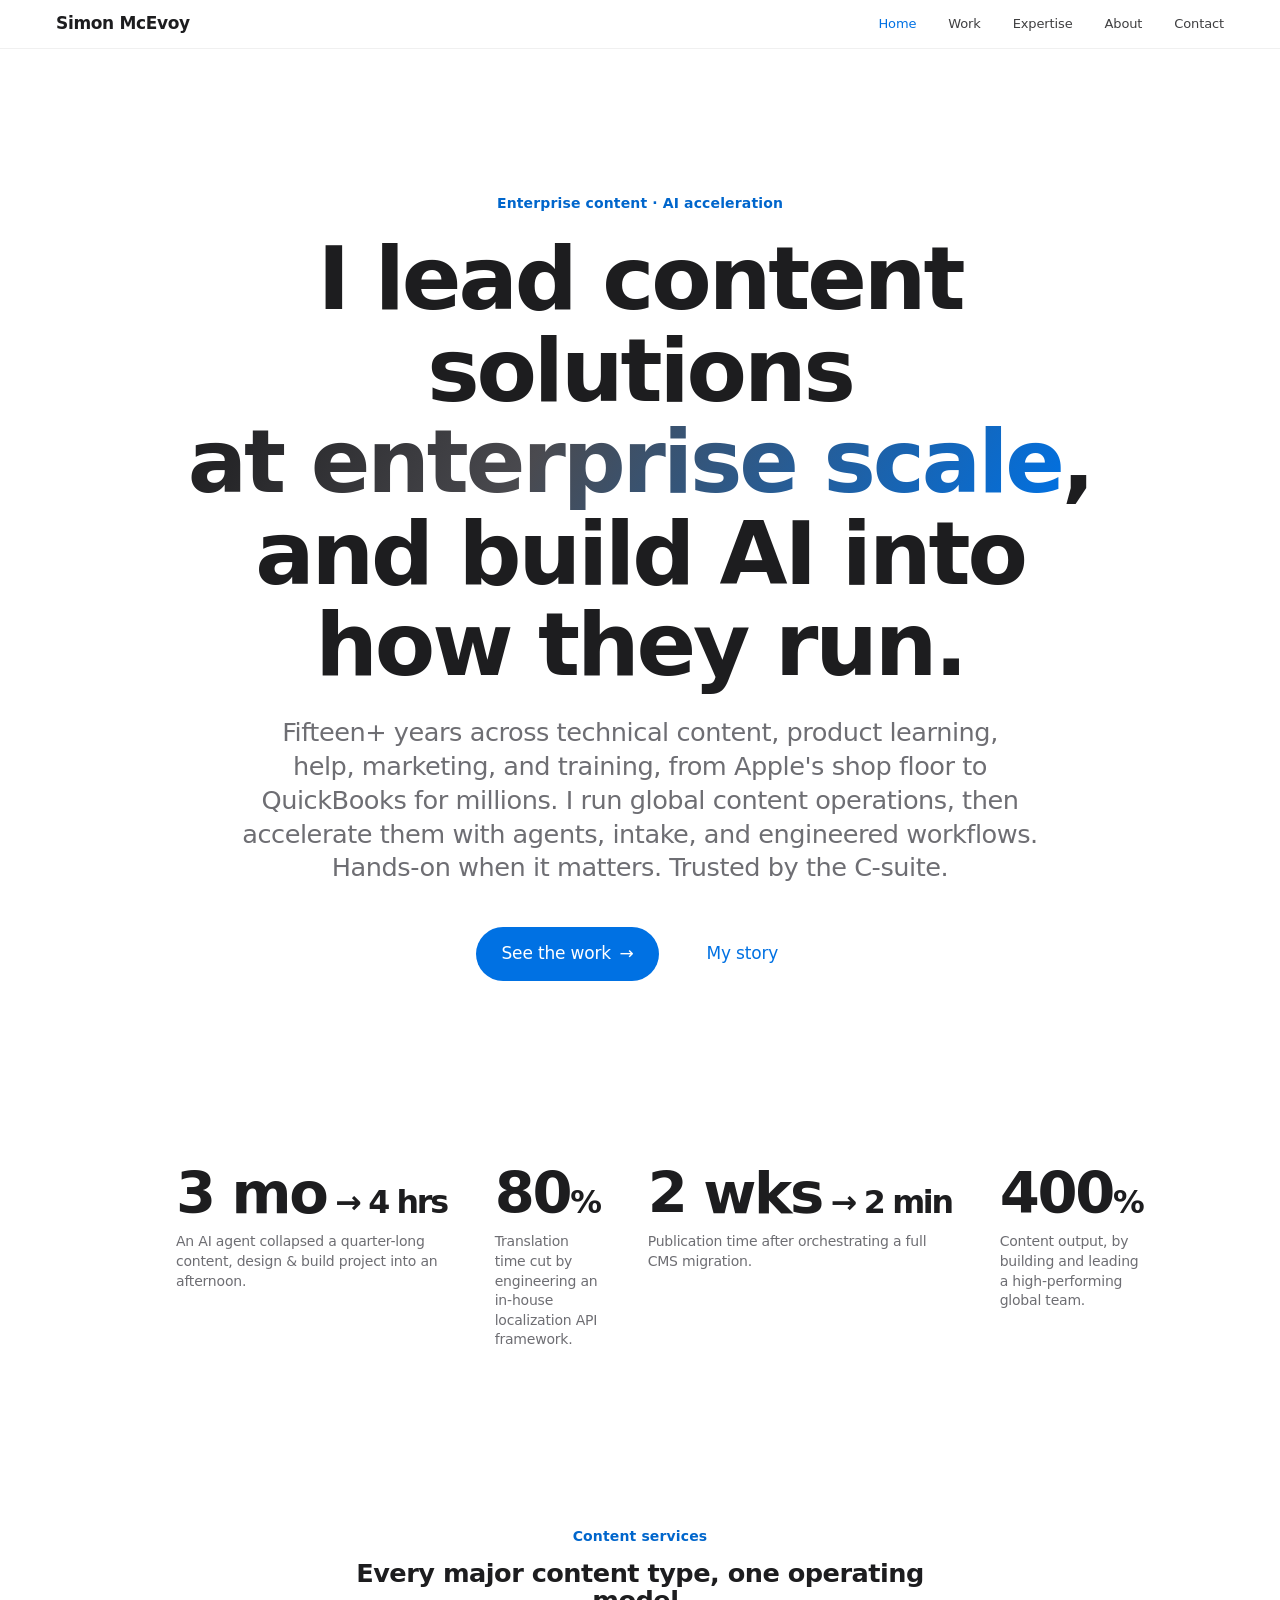
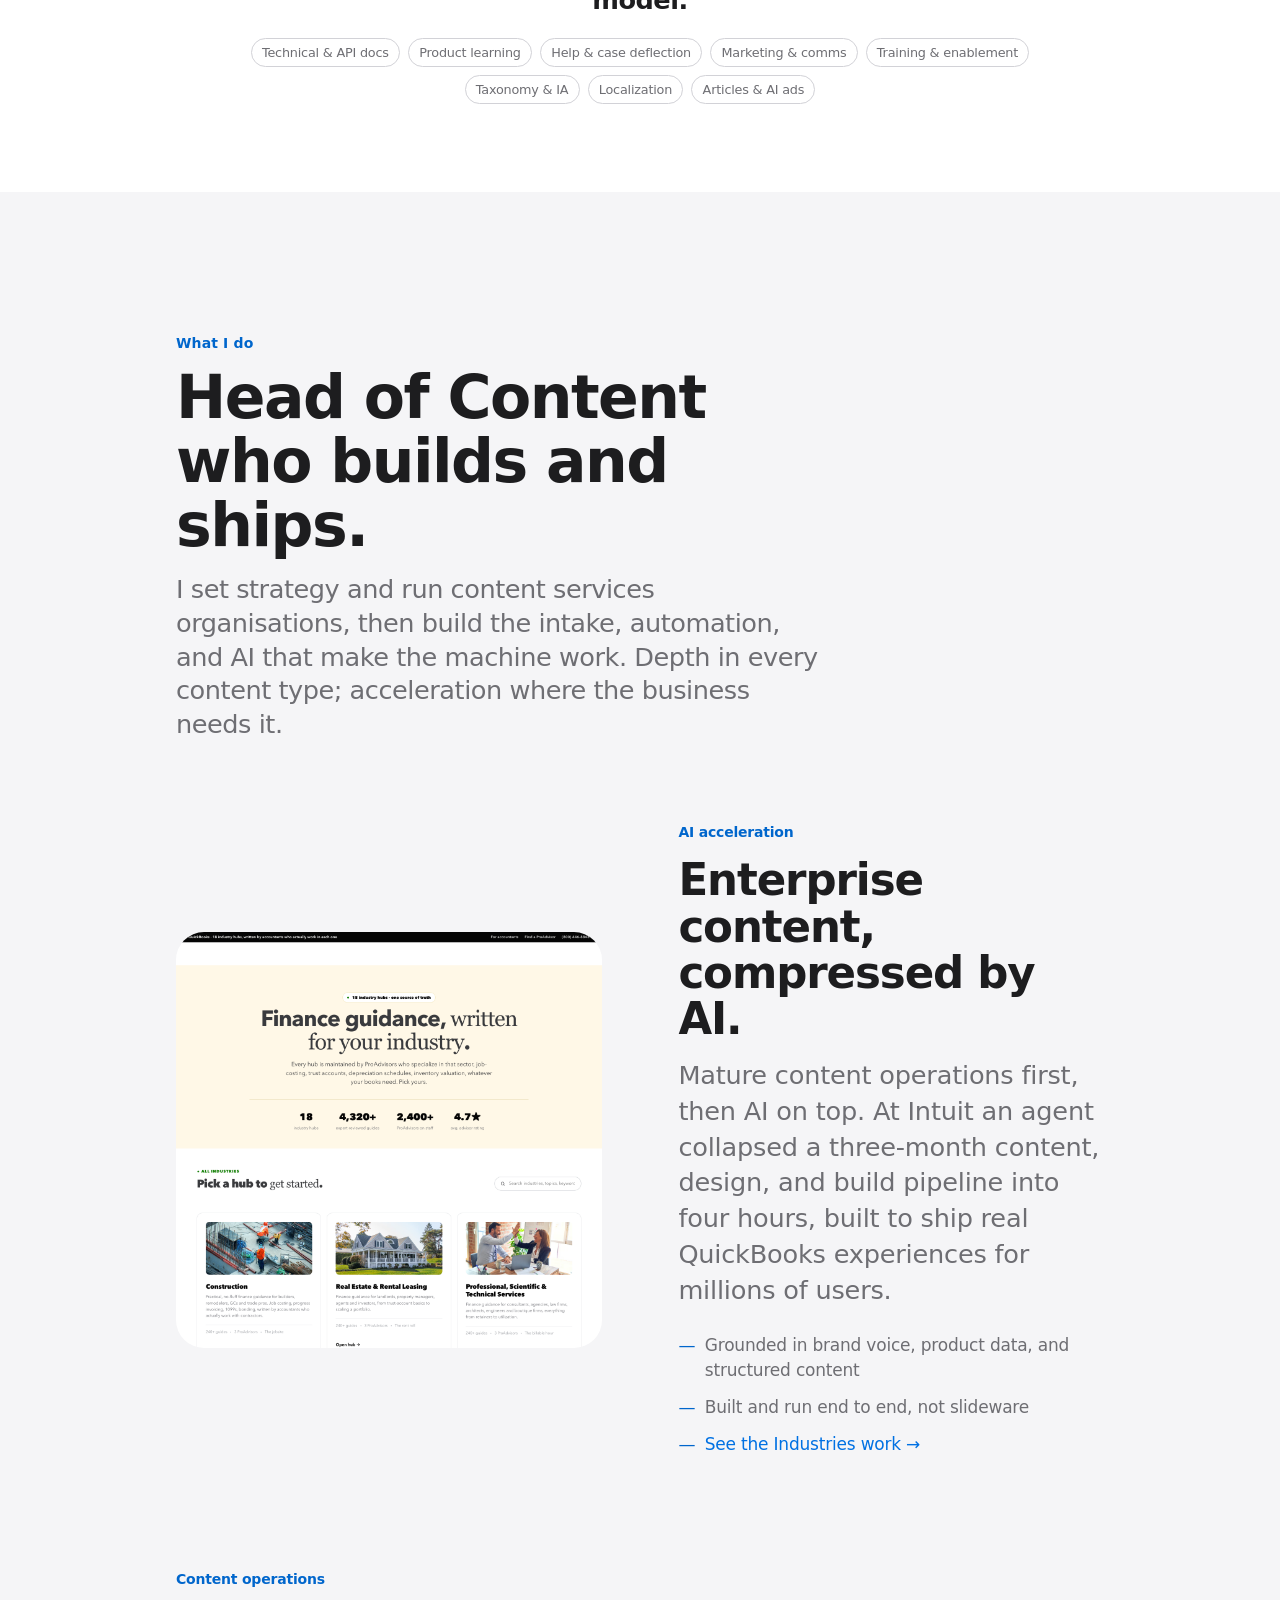
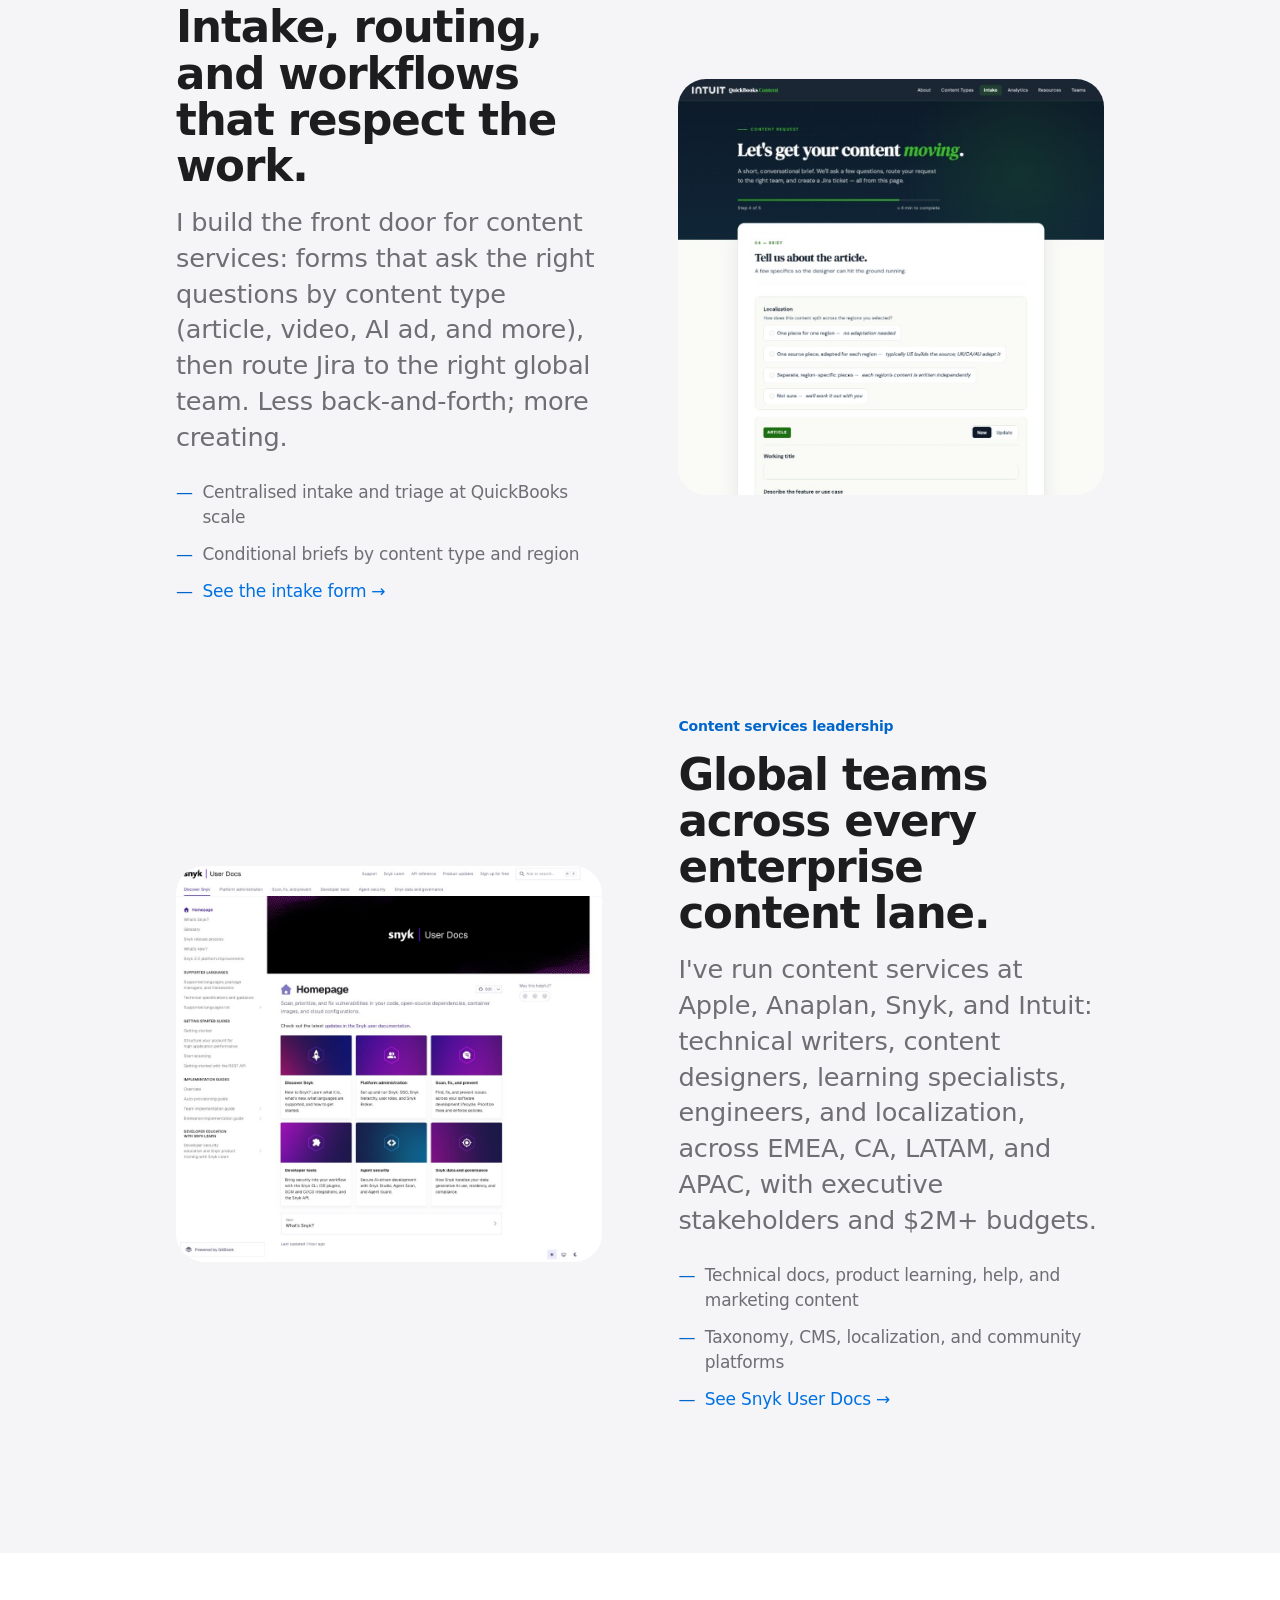
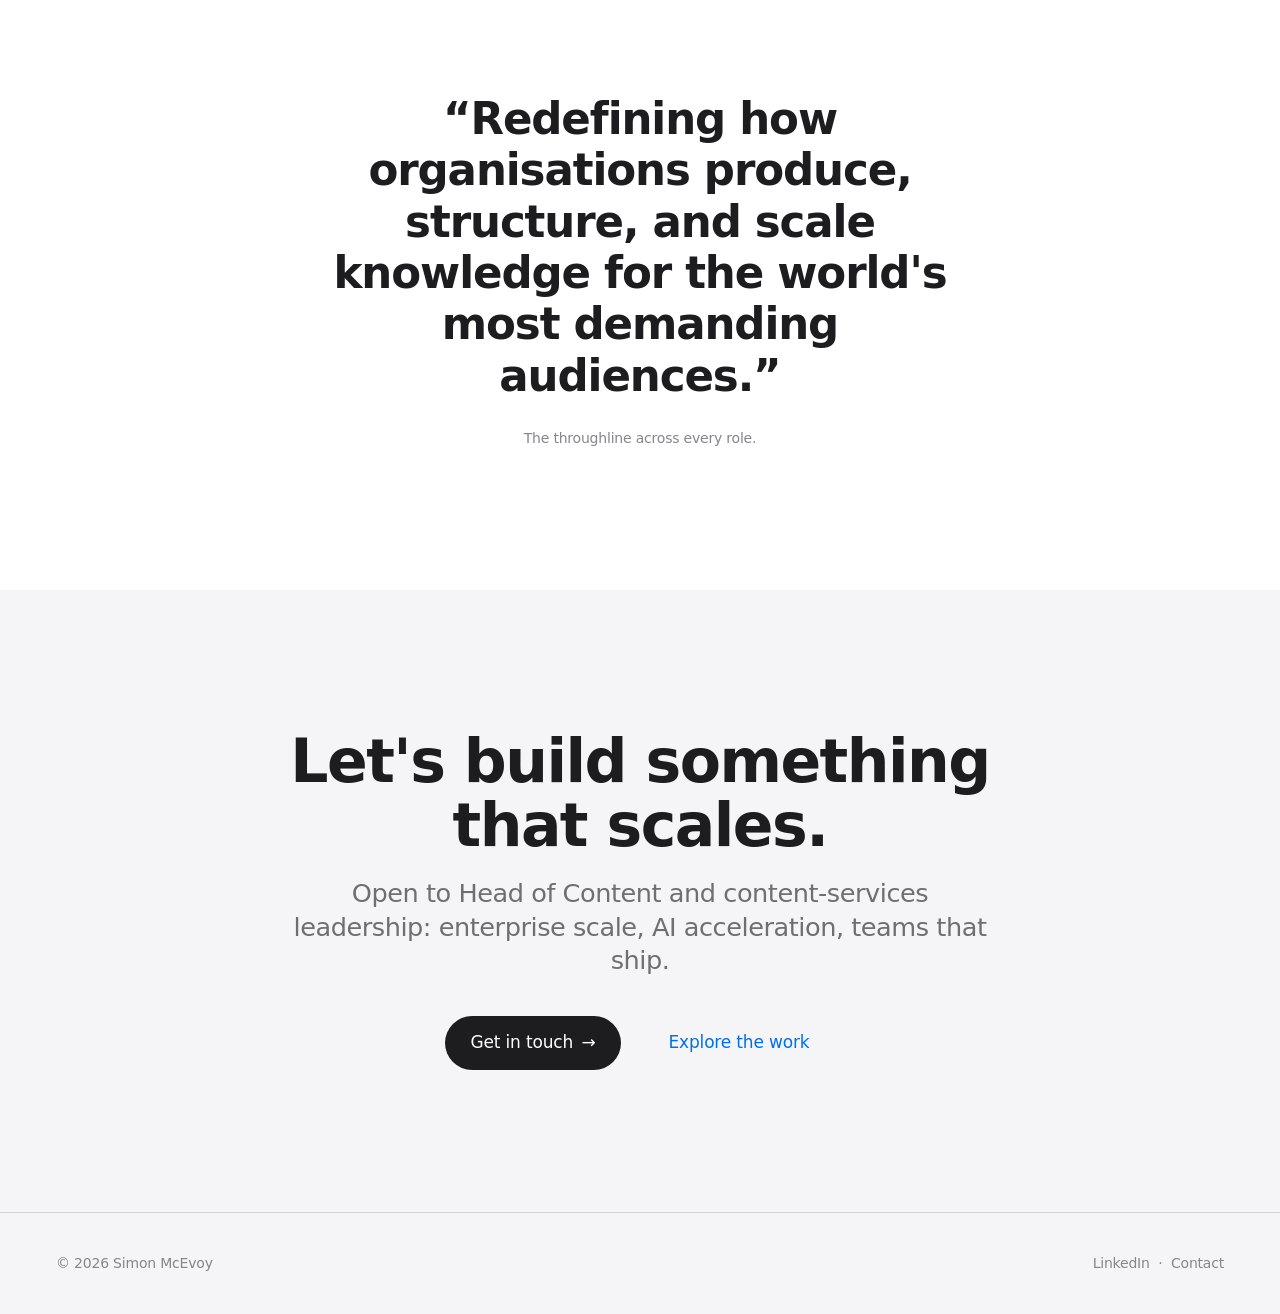
<file: index.html>
<!DOCTYPE html>
<html lang="en">
<head>
<meta charset="UTF-8">
<meta name="viewport" content="width=device-width, initial-scale=1">
<title>Simon McEvoy | Enterprise Content Leader</title>
<meta name="description" content="Head of AI Content: fifteen+ years of enterprise content operations and services (technical, training, marketing, and product content), accelerated with AI at Apple, Anaplan, Snyk, and Intuit.">
<link rel="preconnect" href="https://fonts.googleapis.com">
<link rel="stylesheet" href="styles.css">
</head>
<body>

<!-- ===================== NAV ===================== -->
<header class="nav" id="nav">
  <div class="nav__inner">
    <a class="nav__brand" href="index.html">Simon McEvoy</a>
    <button class="nav__toggle" aria-label="Menu" aria-expanded="false">☰</button>
    <nav class="nav__links">
      <a href="index.html" aria-current="page">Home</a>
      <a href="work.html">Work</a>
      <a href="expertise.html">Expertise</a>
      <a href="about.html">About</a>
      <a href="contact.html">Contact</a>
    </nav>
  </div>
</header>

<main>

  <!-- ===================== HERO ===================== -->
  <section class="hero wrap load">
    <span class="eyebrow">Enterprise content · AI acceleration</span>
    <h1 class="hero-title">I lead content solutions<br><span class="gradient-text">at enterprise scale</span>, and build AI into how they run.</h1>
    <p class="lead" style="max-width:50ch; text-wrap:balance">Fifteen+ years across technical content, product learning, help, marketing, and training, from Apple's shop floor to QuickBooks for millions. I run global content operations, then accelerate them with agents, intake, and engineered workflows.<br>Hands-on when it matters. Trusted by the C-suite.</p>
    <div class="hero__cta">
      <a class="btn btn--primary" href="work.html">See the work <span aria-hidden="true">→</span></a>
      <a class="btn btn--ghost" href="about.html">My story</a>
    </div>
  </section>

  <!-- ===================== STATS ===================== -->
  <section class="section--tight wrap reveal">
    <div class="stats">
      <div class="stat">
        <div class="stat__num" style="white-space:nowrap">3&nbsp;mo<span class="unit">&nbsp;→&nbsp;4&nbsp;hrs</span></div>
        <div class="stat__label">An AI agent collapsed a quarter-long content, design &amp; build project into an afternoon.</div>
      </div>
      <div class="stat">
        <div class="stat__num">80<span class="unit">%</span></div>
        <div class="stat__label">Translation time cut by engineering an in-house localization API framework.</div>
      </div>
      <div class="stat">
        <div class="stat__num" style="white-space:nowrap">2&nbsp;wks<span class="unit">&nbsp;→&nbsp;2&nbsp;min</span></div>
        <div class="stat__label">Publication time after orchestrating a full CMS migration.</div>
      </div>
      <div class="stat">
        <div class="stat__num">400<span class="unit">%</span></div>
        <div class="stat__label">Content output, by building and leading a high-performing global team.</div>
      </div>
    </div>
  </section>

  <!-- Content breadth -->
  <section class="section--tight wrap reveal">
    <div class="sec-head center" style="margin-inline:auto">
      <span class="eyebrow">Content services</span>
      <h2 class="h3" style="font-size:var(--step-h3)">Every major content type, one operating model.</h2>
    </div>
    <div class="content-lanes" style="margin-top:1.5rem">
      <span class="tag">Technical &amp; API docs</span>
      <span class="tag">Product learning</span>
      <span class="tag">Help &amp; case deflection</span>
      <span class="tag">Marketing &amp; comms</span>
      <span class="tag">Training &amp; enablement</span>
      <span class="tag">Taxonomy &amp; IA</span>
      <span class="tag">Localization</span>
      <span class="tag">Articles &amp; AI ads</span>
    </div>
  </section>

  <!-- ===================== POSITIONING / FEATURE STORIES ===================== -->
  <section class="section bg-alt">
    <div class="wrap">
      <div class="sec-head reveal">
        <span class="eyebrow">What I do</span>
        <h2 class="h1">Head of Content who builds and ships.</h2>
        <p class="lead measure">I set strategy and run content services organisations, then build the intake, automation, and AI that make the machine work. Depth in every content type; acceleration where the business needs it.</p>
      </div>

      <div style="margin-top: clamp(3rem,7vw,5rem)">
        <!-- Story 1: AI acceleration -->
        <article class="feature reveal">
          <div class="feature__media">
            <a class="frame frame--shot frame--shot--crop" href="work.html#ai-agent">
              <img src="assets/work/quickbooks-industries-full.png" alt="" loading="lazy" width="1374" height="4799">
            </a>
          </div>
          <div class="feature__text">
            <p class="feature__eyebrow">AI acceleration</p>
            <h3 class="feature__title">Enterprise content, compressed by AI.</h3>
            <p class="feature__body">Mature content operations first, then AI on top. At Intuit an agent collapsed a three-month content, design, and build pipeline into four hours, built to ship real QuickBooks experiences for millions of users.</p>
            <ul class="feature__list">
              <li>Grounded in brand voice, product data, and structured content</li>
              <li>Built and run end to end, not slideware</li>
              <li><a class="link" href="work.html#ai-agent">See the Industries work <span class="arrow" aria-hidden="true">→</span></a></li>
            </ul>
          </div>
        </article>

        <!-- Story 2: Content operations -->
        <article class="feature feature--rev reveal">
          <div class="feature__media">
            <a class="frame frame--shot frame--shot--crop" href="work.html#content-intake">
              <img src="assets/work/content-intake-form-full.png" alt="" loading="lazy" width="576" height="1024">
            </a>
          </div>
          <div class="feature__text">
            <p class="feature__eyebrow">Content operations</p>
            <h3 class="feature__title">Intake, routing, and workflows that respect the work.</h3>
            <p class="feature__body">I build the front door for content services: forms that ask the right questions by content type (article, video, AI ad, and more), then route Jira to the right global team. Less back-and-forth; more creating.</p>
            <ul class="feature__list">
              <li>Centralised intake and triage at QuickBooks scale</li>
              <li>Conditional briefs by content type and region</li>
              <li><a class="link" href="work.html#content-intake">See the intake form <span class="arrow" aria-hidden="true">→</span></a></li>
            </ul>
          </div>
        </article>

        <!-- Story 3: Content services leadership -->
        <article class="feature reveal">
          <div class="feature__media">
            <a class="frame frame--shot" href="work.html#snyk">
              <img src="assets/work/snyk-user-docs.png" alt="" loading="lazy" width="1024" height="952">
            </a>
          </div>
          <div class="feature__text">
            <p class="feature__eyebrow">Content services leadership</p>
            <h3 class="feature__title">Global teams across every enterprise content lane.</h3>
            <p class="feature__body">I've run content services at Apple, Anaplan, Snyk, and Intuit: technical writers, content designers, learning specialists, engineers, and localization, across EMEA, CA, LATAM, and APAC, with executive stakeholders and $2M+ budgets.</p>
            <ul class="feature__list">
              <li>Technical docs, product learning, help, and marketing content</li>
              <li>Taxonomy, CMS, localization, and community platforms</li>
              <li><a class="link" href="work.html#snyk">See Snyk User Docs <span class="arrow" aria-hidden="true">→</span></a></li>
            </ul>
          </div>
        </article>
      </div>
    </div>
  </section>

  <!-- ===================== QUOTE ===================== -->
  <section class="section">
    <div class="wrap quote reveal">
      <p class="quote__mark">“Redefining how organisations produce, structure, and scale knowledge for the world's most demanding audiences.”</p>
      <p class="quote__by">The throughline across every role.</p>
    </div>
  </section>

  <!-- ===================== CTA ===================== -->
  <section class="section bg-alt">
    <div class="wrap cta-band reveal">
      <h2 class="h1">Let's build something that scales.</h2>
      <p class="lead">Open to Head of Content and content-services leadership: enterprise scale, AI acceleration, teams that ship.</p>
      <div class="hero__cta">
        <a class="btn btn--dark" href="contact.html">Get in touch <span aria-hidden="true">→</span></a>
        <a class="btn btn--ghost" href="work.html">Explore the work</a>
      </div>
    </div>
  </section>

</main>

<!-- ===================== FOOTER ===================== -->
<footer class="footer">
  <div class="footer__inner">
    <span>© 2026 Simon McEvoy</span>
    <span><a href="https://www.linkedin.com/in/simcevoy">LinkedIn</a> &nbsp;·&nbsp; <a href="contact.html">Contact</a></span>
  </div>
</footer>

<script src="main.js"></script>
</body>
</html>
</file>
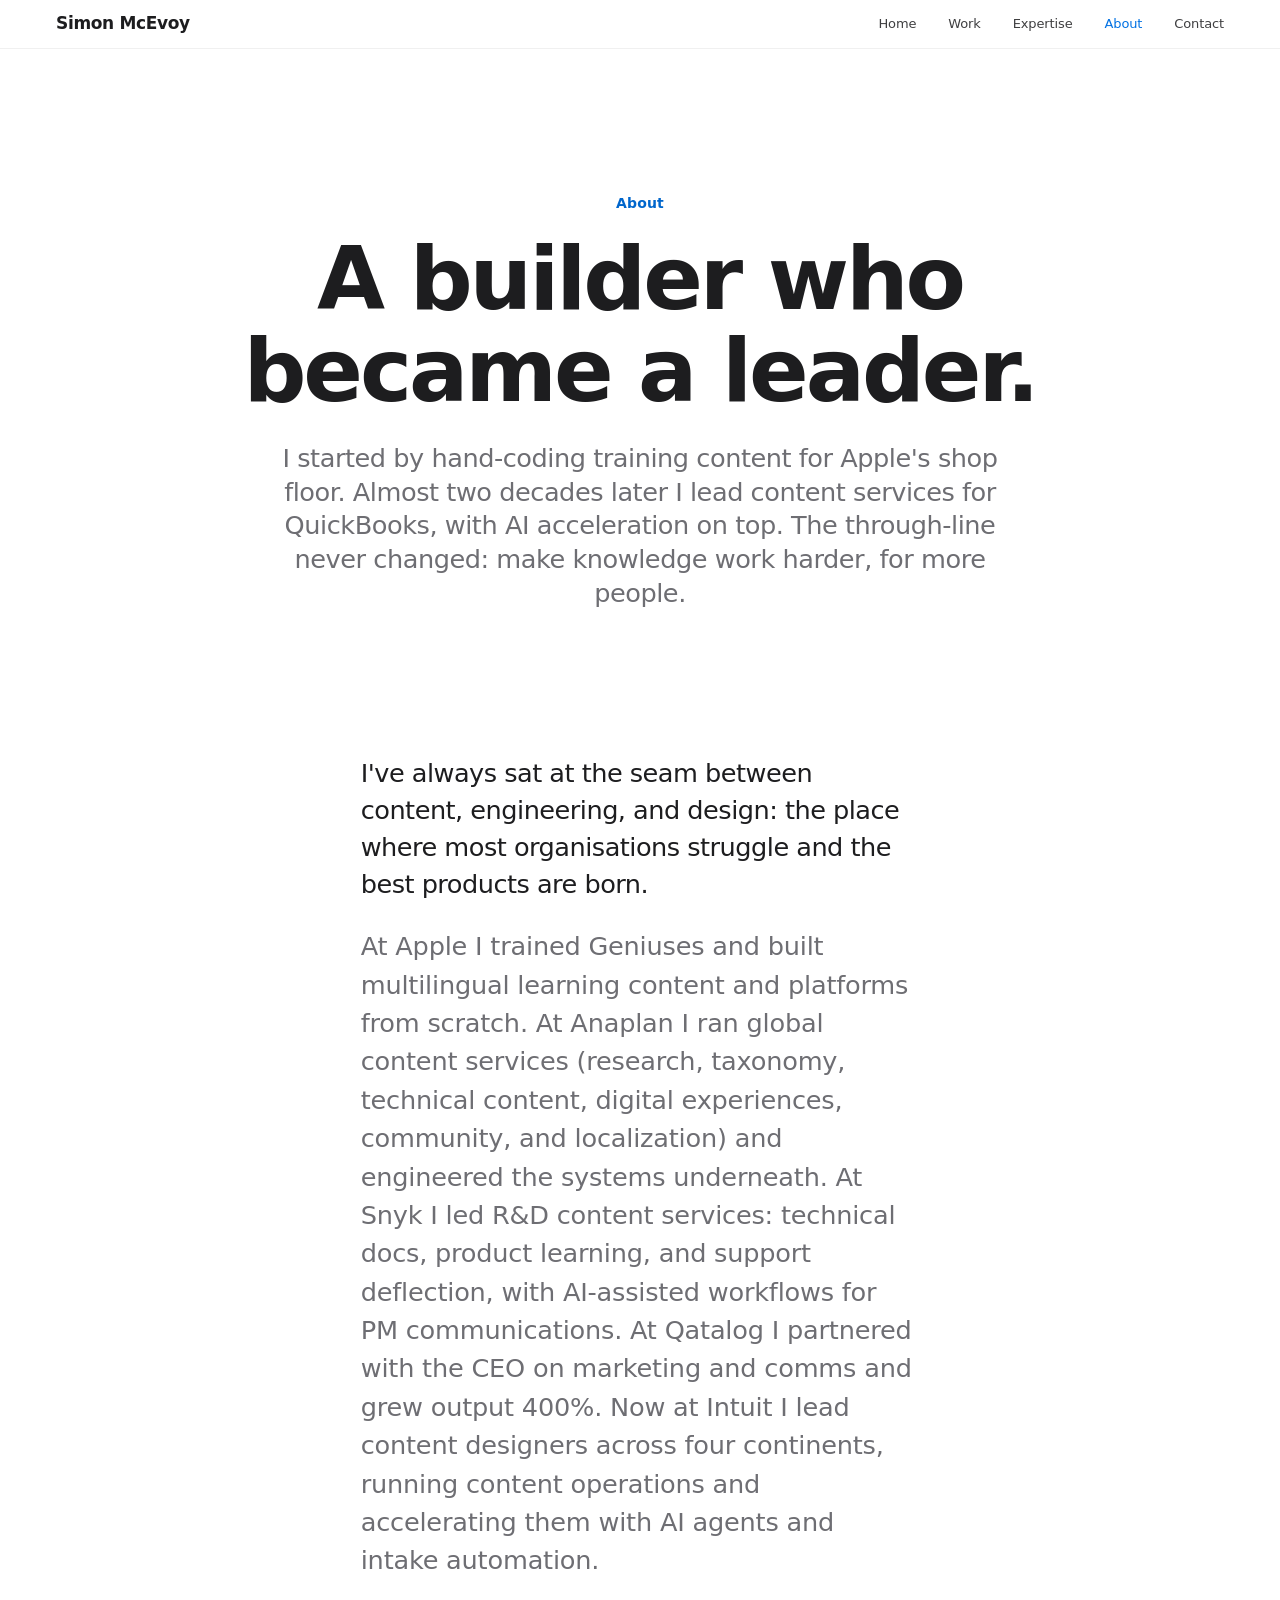
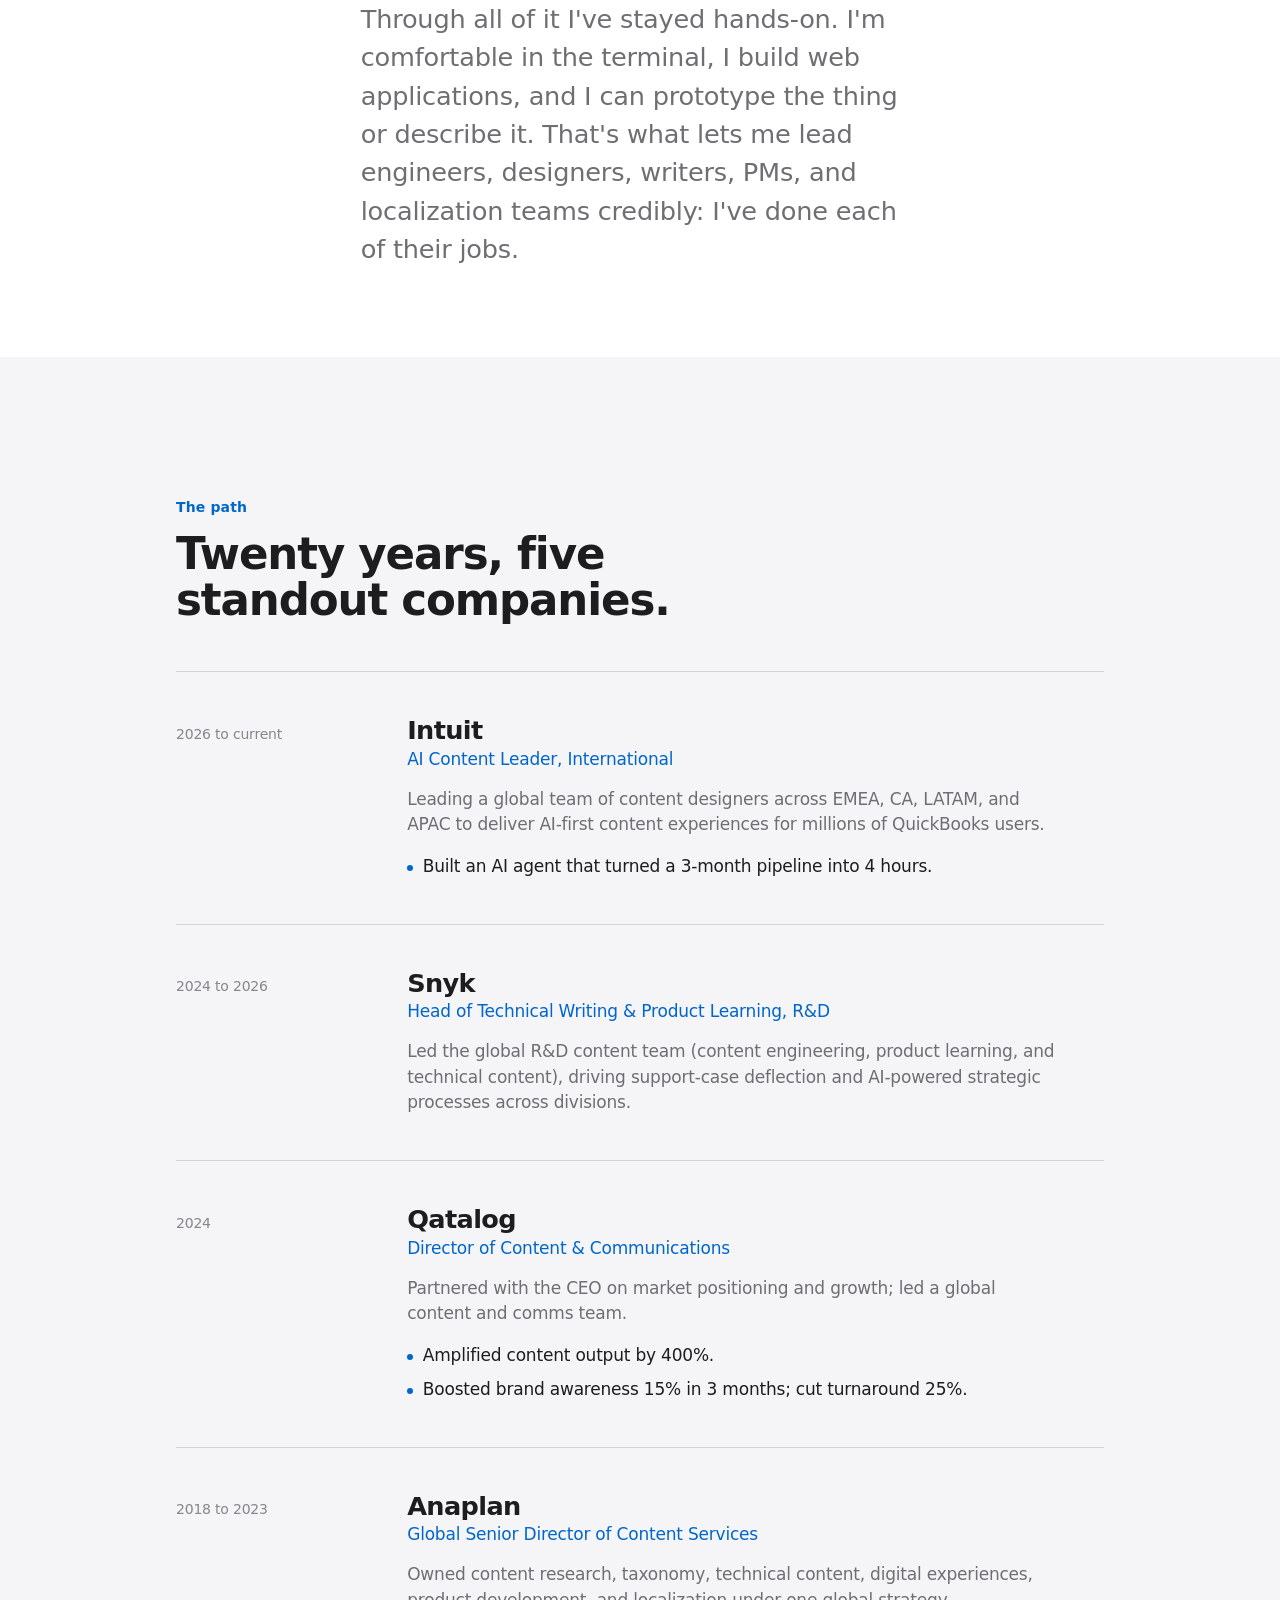
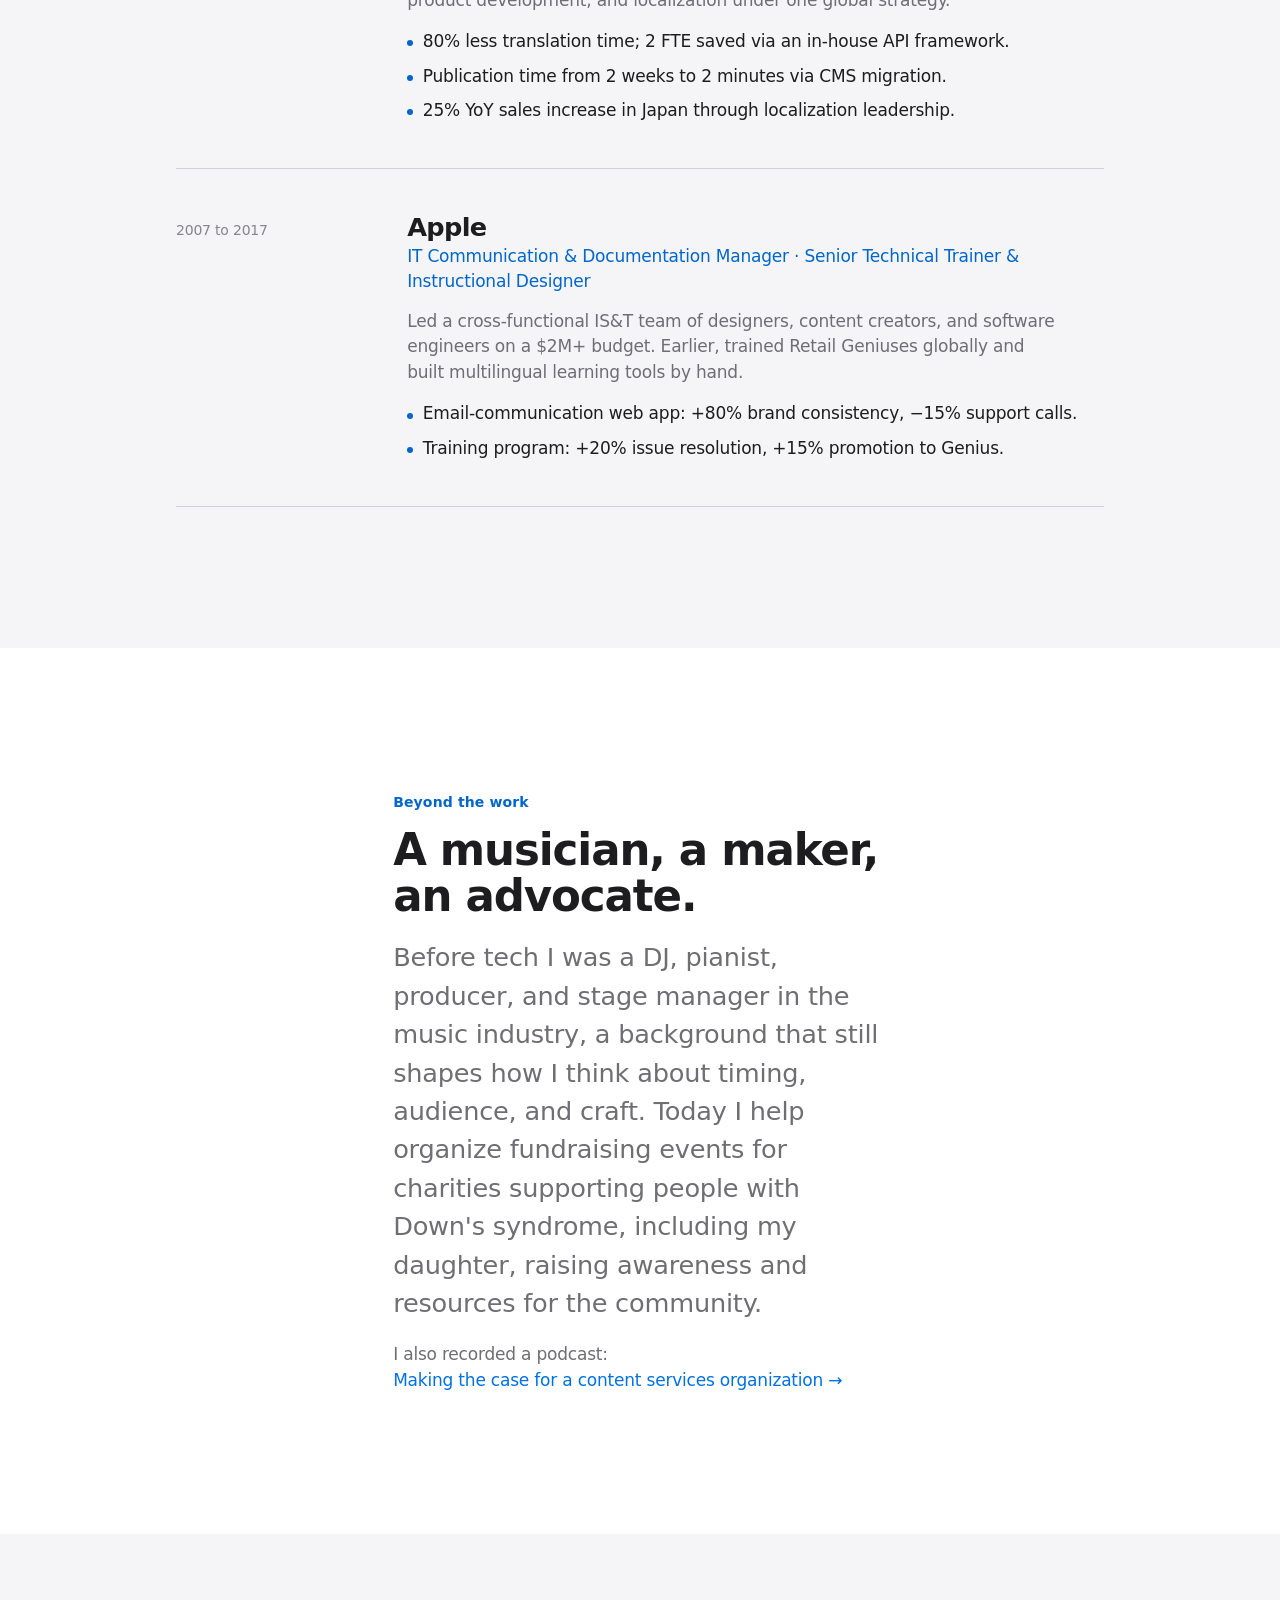
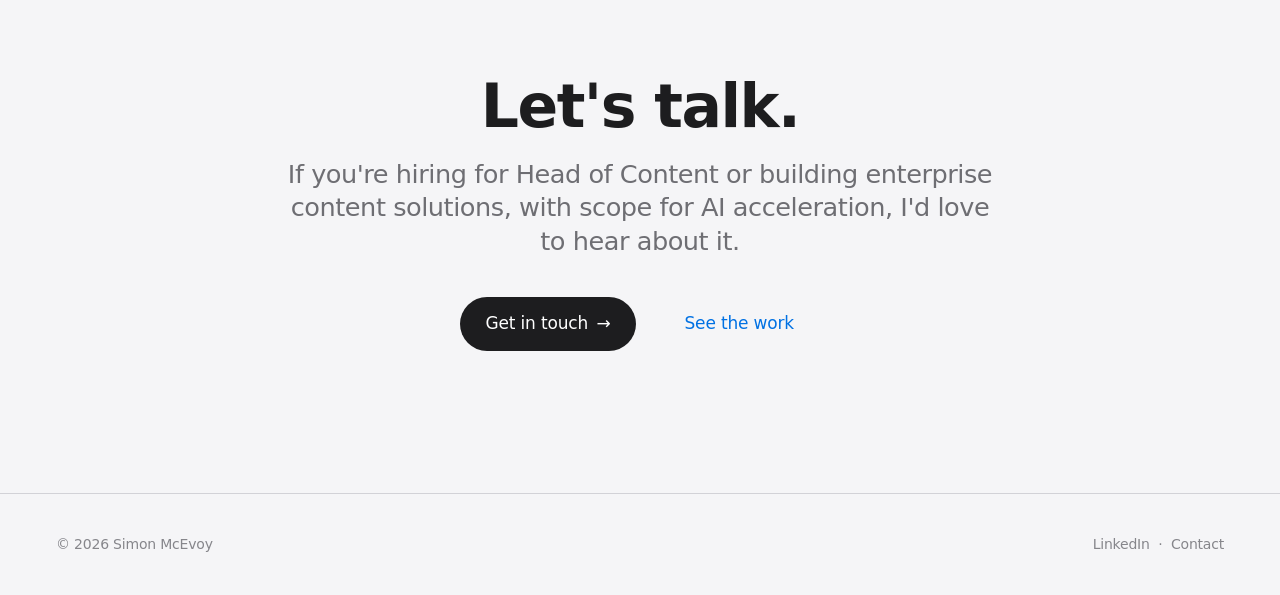
<file: about.html>
<!DOCTYPE html>
<html lang="en">
<head>
<meta charset="UTF-8">
<meta name="viewport" content="width=device-width, initial-scale=1">
<title>About | Simon McEvoy</title>
<meta name="description" content="Simon McEvoy: 15+ years leading enterprise content operations and services, now accelerating them with AI at Intuit.">
<link rel="stylesheet" href="styles.css">
</head>
<body>

<header class="nav" id="nav">
  <div class="nav__inner">
    <a class="nav__brand" href="index.html">Simon McEvoy</a>
    <button class="nav__toggle" aria-label="Menu" aria-expanded="false">☰</button>
    <nav class="nav__links">
      <a href="index.html">Home</a>
      <a href="work.html">Work</a>
      <a href="expertise.html">Expertise</a>
      <a href="about.html" aria-current="page">About</a>
      <a href="contact.html">Contact</a>
    </nav>
  </div>
</header>

<main>

  <section class="hero wrap load" style="padding-bottom: clamp(2rem,5vw,3.5rem)">
    <span class="eyebrow">About</span>
    <h1 class="hero-title">A builder who<br>became a leader.</h1>
    <p class="lead" style="max-width:44ch">I started by hand-coding training content for Apple's shop floor. Almost two decades later I lead content services for QuickBooks, with AI acceleration on top. The through-line never changed: make knowledge work harder, for more people.</p>
  </section>

  <!-- Narrative -->
  <section class="section--tight">
    <div class="wrap measure reveal" style="margin-inline:auto; max-width:62ch">
      <p class="h3" style="font-weight:400; line-height:1.45; color:var(--ink)">I've always sat at the seam between content, engineering, and design: the place where most organisations struggle and the best products are born.</p>
      <p class="muted" style="margin-top:1.5rem; font-size:var(--step-lead); line-height:1.5">At Apple I trained Geniuses and built multilingual learning content and platforms from scratch. At Anaplan I ran global content services (research, taxonomy, technical content, digital experiences, community, and localization) and engineered the systems underneath. At Snyk I led R&amp;D content services: technical docs, product learning, and support deflection, with AI-assisted workflows for PM communications. At Qatalog I partnered with the CEO on marketing and comms and grew output 400%. Now at Intuit I lead content designers across four continents, running content operations and accelerating them with AI agents and intake automation.</p>
      <p class="muted" style="margin-top:1.25rem; font-size:var(--step-lead); line-height:1.5">Through all of it I've stayed hands-on. I'm comfortable in the terminal, I build web applications, and I can prototype the thing or describe it. That's what lets me lead engineers, designers, writers, PMs, and localization teams credibly: I've done each of their jobs.</p>
    </div>
  </section>

  <!-- TIMELINE -->
  <section class="section bg-alt">
    <div class="wrap">
      <div class="sec-head reveal" style="margin-bottom: clamp(2rem,5vw,3rem)">
        <span class="eyebrow">The path</span>
        <h2 class="h2">Twenty years, five standout companies.</h2>
      </div>

      <div class="timeline">
        <div class="tl-item reveal">
          <div class="tl-when">2026 to current</div>
          <div>
            <h3 class="tl-co">Intuit</h3>
            <p class="tl-role">AI Content Leader, International</p>
            <p class="tl-desc">Leading a global team of content designers across EMEA, CA, LATAM, and APAC to deliver AI-first content experiences for millions of QuickBooks users.</p>
            <ul class="tl-wins"><li>Built an AI agent that turned a 3-month pipeline into 4 hours.</li></ul>
          </div>
        </div>

        <div class="tl-item reveal">
          <div class="tl-when">2024 to 2026</div>
          <div>
            <h3 class="tl-co">Snyk</h3>
            <p class="tl-role">Head of Technical Writing &amp; Product Learning, R&amp;D</p>
            <p class="tl-desc">Led the global R&amp;D content team (content engineering, product learning, and technical content), driving support-case deflection and AI-powered strategic processes across divisions.</p>
          </div>
        </div>

        <div class="tl-item reveal">
          <div class="tl-when">2024</div>
          <div>
            <h3 class="tl-co">Qatalog</h3>
            <p class="tl-role">Director of Content &amp; Communications</p>
            <p class="tl-desc">Partnered with the CEO on market positioning and growth; led a global content and comms team.</p>
            <ul class="tl-wins">
              <li>Amplified content output by 400%.</li>
              <li>Boosted brand awareness 15% in 3 months; cut turnaround 25%.</li>
            </ul>
          </div>
        </div>

        <div class="tl-item reveal">
          <div class="tl-when">2018 to 2023</div>
          <div>
            <h3 class="tl-co">Anaplan</h3>
            <p class="tl-role">Global Senior Director of Content Services</p>
            <p class="tl-desc">Owned content research, taxonomy, technical content, digital experiences, product development, and localization under one global strategy.</p>
            <ul class="tl-wins">
              <li>80% less translation time; 2 FTE saved via an in-house API framework.</li>
              <li>Publication time from 2 weeks to 2 minutes via CMS migration.</li>
              <li>25% YoY sales increase in Japan through localization leadership.</li>
            </ul>
          </div>
        </div>

        <div class="tl-item reveal">
          <div class="tl-when">2007 to 2017</div>
          <div>
            <h3 class="tl-co">Apple</h3>
            <p class="tl-role">IT Communication &amp; Documentation Manager · Senior Technical Trainer &amp; Instructional Designer</p>
            <p class="tl-desc">Led a cross-functional IS&amp;T team of designers, content creators, and software engineers on a $2M+ budget. Earlier, trained Retail Geniuses globally and built multilingual learning tools by hand.</p>
            <ul class="tl-wins">
              <li>Email-communication web app: +80% brand consistency, −15% support calls.</li>
              <li>Training program: +20% issue resolution, +15% promotion to Genius.</li>
            </ul>
          </div>
        </div>
      </div>
    </div>
  </section>

  <!-- Beyond work -->
  <section class="section">
    <div class="wrap measure reveal" style="margin-inline:auto">
      <span class="eyebrow">Beyond the work</span>
      <h2 class="h2" style="margin:.8rem 0 1.2rem">A musician, a maker, an advocate.</h2>
      <p class="muted" style="font-size:var(--step-lead); line-height:1.5">Before tech I was a DJ, pianist, producer, and stage manager in the music industry, a background that still shapes how I think about timing, audience, and craft. Today I help organize fundraising events for charities supporting people with Down's syndrome, including my daughter, raising awareness and resources for the community.</p>
      <p class="muted" style="margin-top:1.25rem; font-size:var(--step-body)">I also recorded a podcast: <a class="link" href="https://www.youtube.com/watch?v=OHlqIciml-Q">Making the case for a content services organization →</a></p>
    </div>
  </section>

  <section class="section bg-alt">
    <div class="wrap cta-band reveal">
      <h2 class="h1">Let's talk.</h2>
      <p class="lead">If you're hiring for Head of Content or building enterprise content solutions, with scope for AI acceleration, I'd love to hear about it.</p>
      <div class="hero__cta">
        <a class="btn btn--dark" href="contact.html">Get in touch <span aria-hidden="true">→</span></a>
        <a class="btn btn--ghost" href="work.html">See the work</a>
      </div>
    </div>
  </section>

</main>

<footer class="footer">
  <div class="footer__inner">
    <span>© 2026 Simon McEvoy</span>
    <span><a href="https://www.linkedin.com/in/simcevoy">LinkedIn</a> &nbsp;·&nbsp; <a href="contact.html">Contact</a></span>
  </div>
</footer>

<script src="main.js"></script>
</body>
</html>
</file>
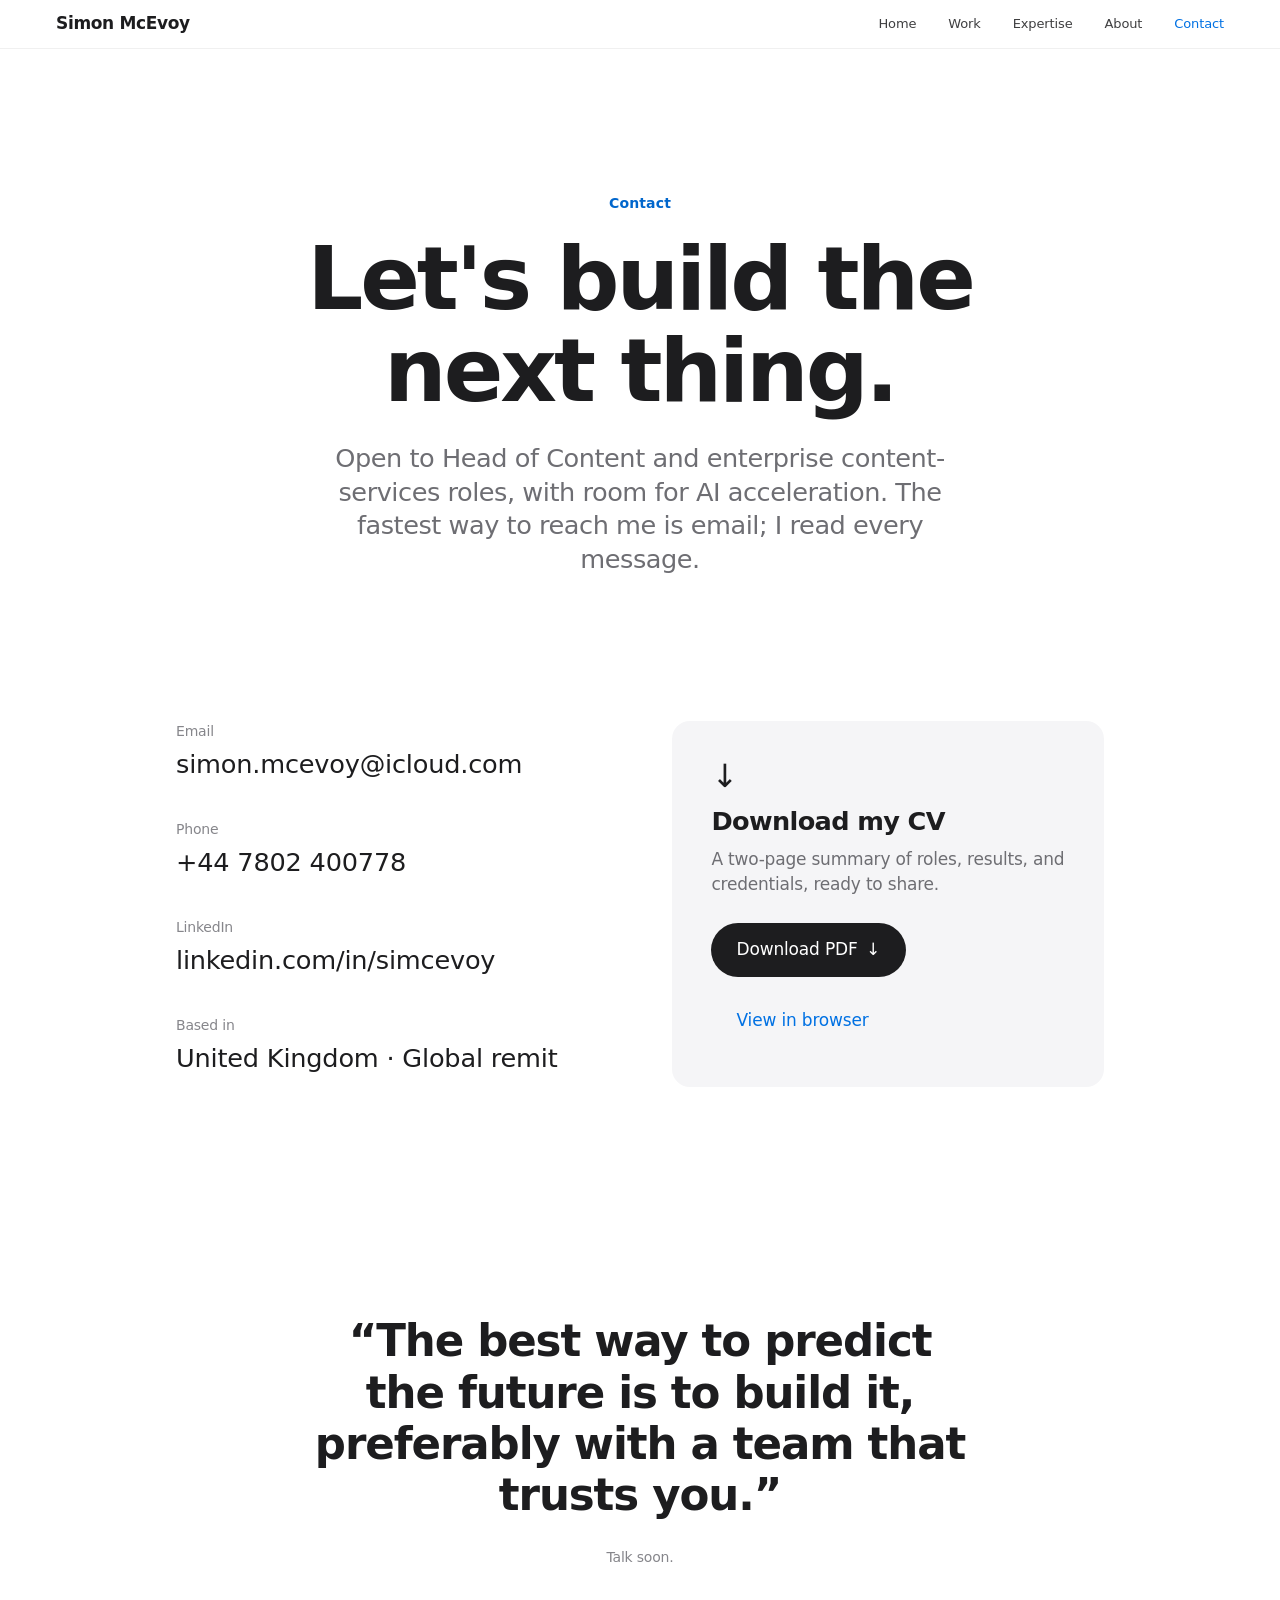
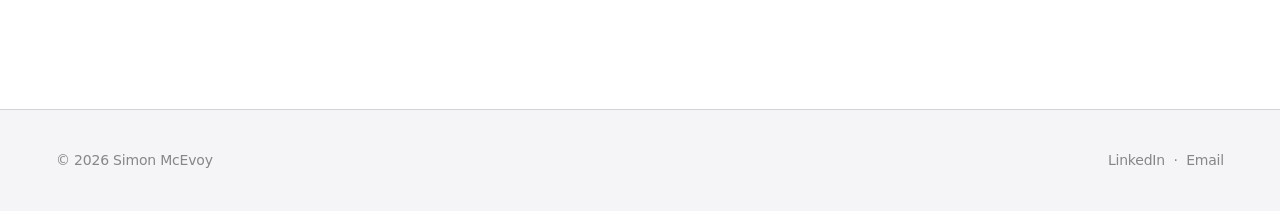
<file: contact.html>
<!DOCTYPE html>
<html lang="en">
<head>
<meta charset="UTF-8">
<meta name="viewport" content="width=device-width, initial-scale=1">
<title>Contact | Simon McEvoy</title>
<meta name="description" content="Get in touch with Simon McEvoy, Enterprise Content Leader. Email, LinkedIn, and downloadable CV.">
<link rel="stylesheet" href="styles.css">
</head>
<body>

<header class="nav" id="nav">
  <div class="nav__inner">
    <a class="nav__brand" href="index.html">Simon McEvoy</a>
    <button class="nav__toggle" aria-label="Menu" aria-expanded="false">☰</button>
    <nav class="nav__links">
      <a href="index.html">Home</a>
      <a href="work.html">Work</a>
      <a href="expertise.html">Expertise</a>
      <a href="about.html">About</a>
      <a href="contact.html" aria-current="page">Contact</a>
    </nav>
  </div>
</header>

<main>

  <section class="hero wrap load" style="padding-bottom: clamp(2rem,5vw,3.5rem)">
    <span class="eyebrow">Contact</span>
    <h1 class="hero-title">Let's build the<br>next thing.</h1>
    <p class="lead">Open to Head of Content and enterprise content-services roles, with room for AI acceleration. The fastest way to reach me is email; I read every message.</p>
  </section>

  <section class="section--tight">
    <div class="wrap">
      <div class="contact-grid">

        <div class="contact-list reveal">
          <div class="contact-item">
            <div class="label">Email</div>
            <a class="val" href="mailto:simon.mcevoy@icloud.com">simon.mcevoy@icloud.com</a>
          </div>
          <div class="contact-item">
            <div class="label">Phone</div>
            <a class="val" href="tel:+447802400778">+44 7802 400778</a>
          </div>
          <div class="contact-item">
            <div class="label">LinkedIn</div>
            <a class="val" href="https://www.linkedin.com/in/simcevoy">linkedin.com/in/simcevoy</a>
          </div>
          <div class="contact-item">
            <div class="label">Based in</div>
            <div class="val">United Kingdom · Global remit</div>
          </div>
        </div>

        <div class="reveal" data-delay="1">
          <div class="domain" style="background:var(--paper-alt); border-color:transparent">
            <div class="domain__kicker">↓</div>
            <h2 class="domain__title">Download my CV</h2>
            <p class="domain__desc">A two-page summary of roles, results, and credentials, ready to share.</p>
            <div style="margin-top:1.6rem; display:flex; gap:1rem; flex-wrap:wrap">
              <a class="btn btn--dark" href="assets/Simon_McEvoy_CV.pdf" download>Download PDF <span aria-hidden="true">↓</span></a>
              <a class="btn btn--ghost" href="assets/Simon_McEvoy_CV.pdf" target="_blank" rel="noopener">View in browser</a>
            </div>
          </div>
        </div>

      </div>
    </div>
  </section>

  <section class="section">
    <div class="wrap quote reveal">
      <p class="quote__mark">“The best way to predict the future is to build it, preferably with a team that trusts you.”</p>
      <p class="quote__by">Talk soon.</p>
    </div>
  </section>

</main>

<footer class="footer">
  <div class="footer__inner">
    <span>© 2026 Simon McEvoy</span>
    <span><a href="https://www.linkedin.com/in/simcevoy">LinkedIn</a> &nbsp;·&nbsp; <a href="mailto:simon.mcevoy@icloud.com">Email</a></span>
  </div>
</footer>

<script src="main.js"></script>
</body>
</html>
</file>
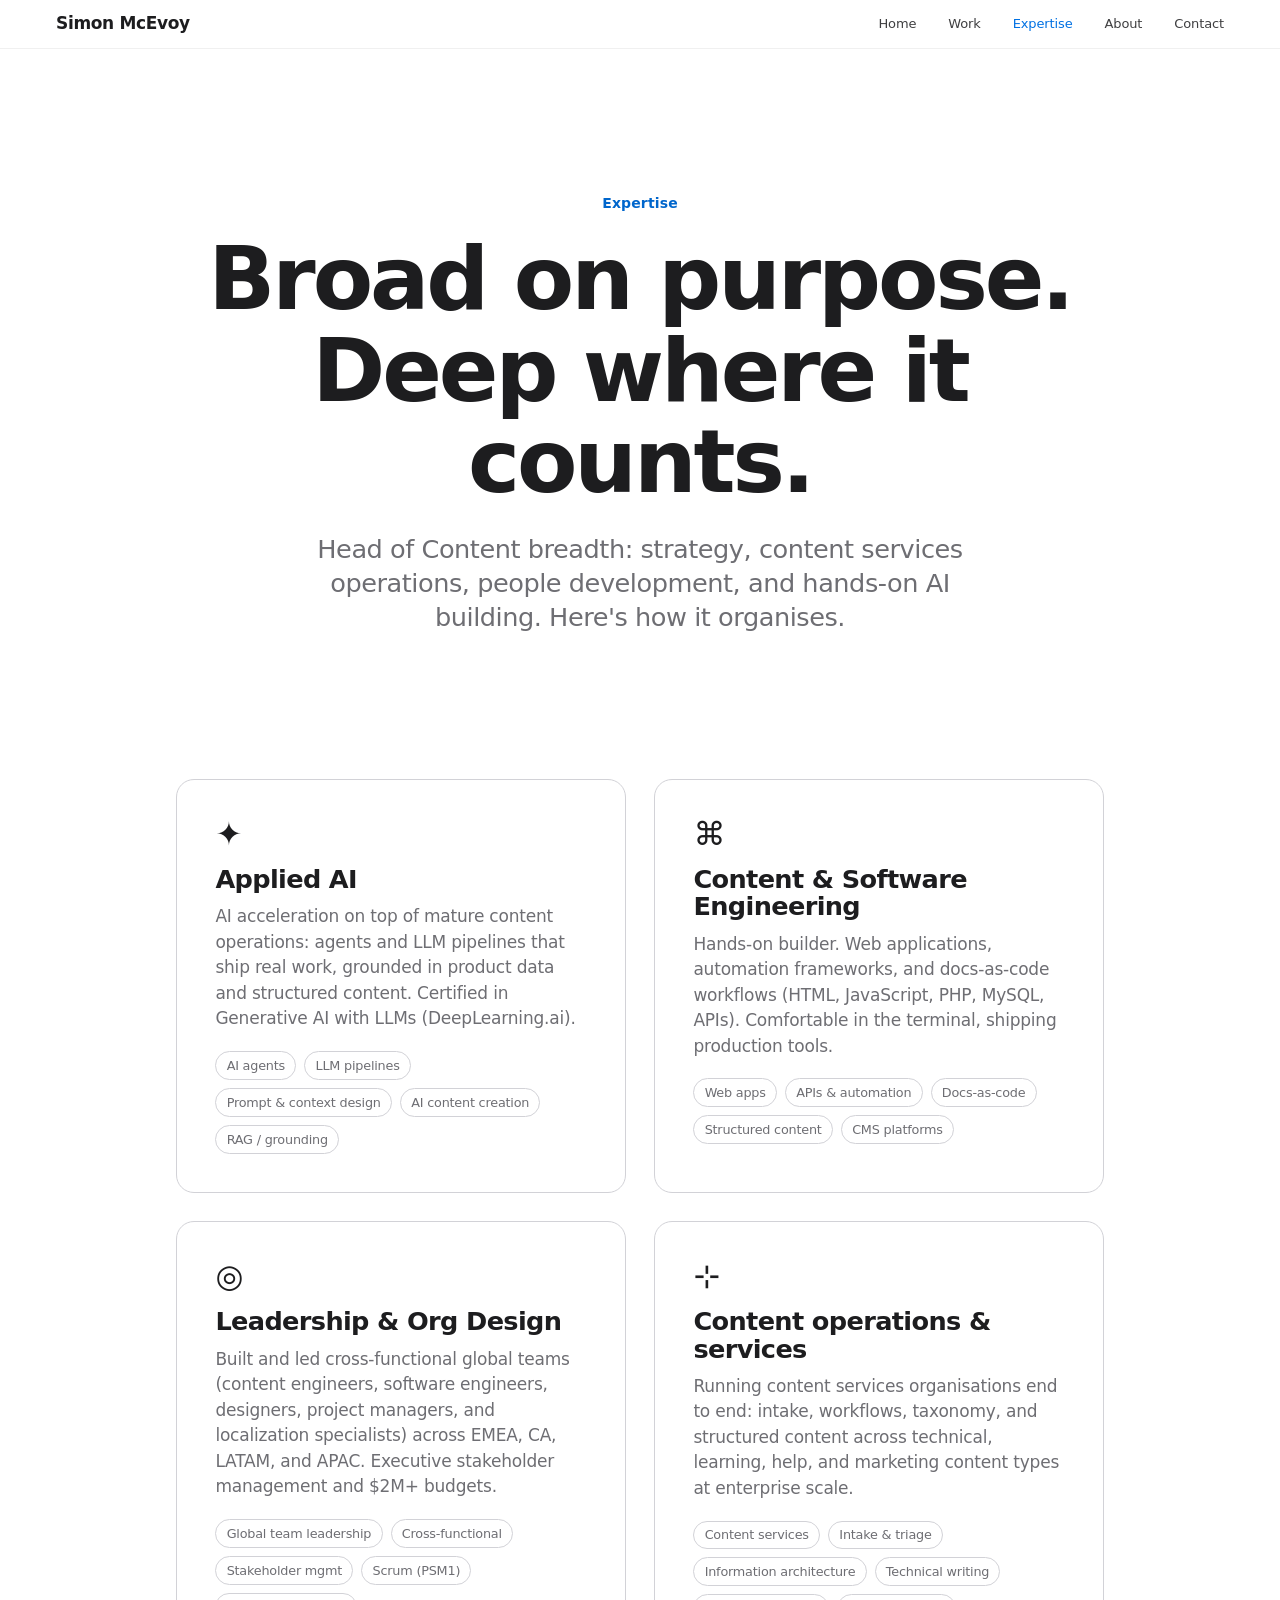
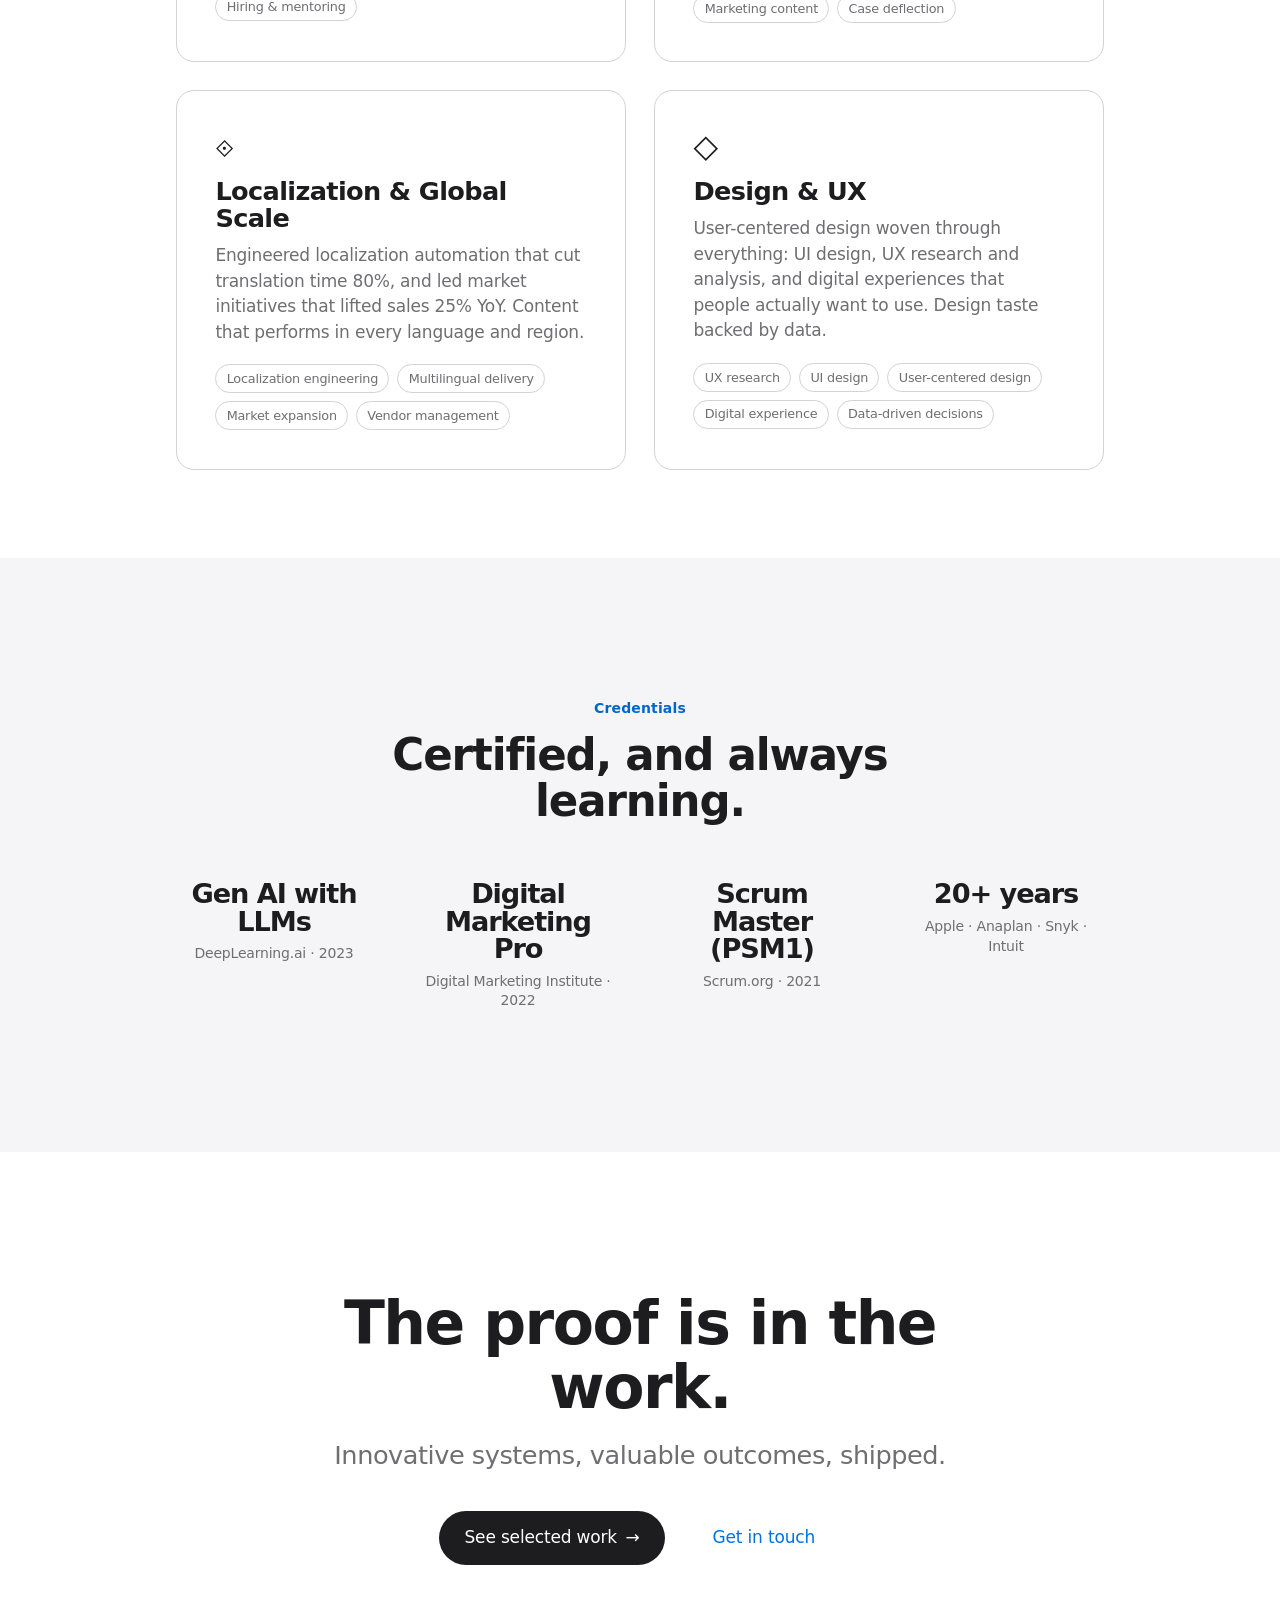
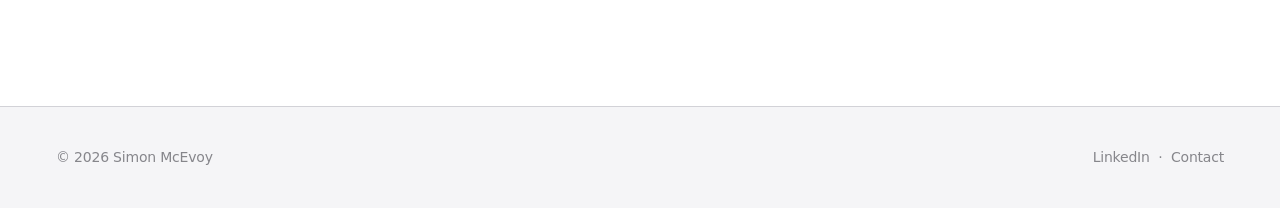
<file: expertise.html>
<!DOCTYPE html>
<html lang="en">
<head>
<meta charset="UTF-8">
<meta name="viewport" content="width=device-width, initial-scale=1">
<title>Expertise | Simon McEvoy</title>
<meta name="description" content="Enterprise content operations and services (technical, learning, help, and marketing) with applied AI acceleration. Head of Content breadth.">
<link rel="stylesheet" href="styles.css">
</head>
<body>

<header class="nav" id="nav">
  <div class="nav__inner">
    <a class="nav__brand" href="index.html">Simon McEvoy</a>
    <button class="nav__toggle" aria-label="Menu" aria-expanded="false">☰</button>
    <nav class="nav__links">
      <a href="index.html">Home</a>
      <a href="work.html">Work</a>
      <a href="expertise.html" aria-current="page">Expertise</a>
      <a href="about.html">About</a>
      <a href="contact.html">Contact</a>
    </nav>
  </div>
</header>

<main>

  <section class="hero wrap load" style="padding-bottom: clamp(2rem,5vw,3.5rem)">
    <span class="eyebrow">Expertise</span>
    <h1 class="hero-title">Broad on purpose.<br>Deep where it counts.</h1>
    <p class="lead">Head of Content breadth: strategy, content services operations, people development, and hands-on AI building. Here's how it organises.</p>
  </section>

  <section class="section--tight">
    <div class="wrap">
      <div class="card-grid">

        <div class="domain reveal">
          <div class="domain__kicker">✦</div>
          <h2 class="domain__title">Applied AI</h2>
          <p class="domain__desc">AI acceleration on top of mature content operations: agents and LLM pipelines that ship real work, grounded in product data and structured content. Certified in Generative AI with LLMs (DeepLearning.ai).</p>
          <div class="domain__tags">
            <span class="tag">AI agents</span>
            <span class="tag">LLM pipelines</span>
            <span class="tag">Prompt &amp; context design</span>
            <span class="tag">AI content creation</span>
            <span class="tag">RAG / grounding</span>
          </div>
        </div>

        <div class="domain reveal" data-delay="1">
          <div class="domain__kicker">⌘</div>
          <h2 class="domain__title">Content &amp; Software Engineering</h2>
          <p class="domain__desc">Hands-on builder. Web applications, automation frameworks, and docs-as-code workflows (HTML, JavaScript, PHP, MySQL, APIs). Comfortable in the terminal, shipping production tools.</p>
          <div class="domain__tags">
            <span class="tag">Web apps</span>
            <span class="tag">APIs &amp; automation</span>
            <span class="tag">Docs-as-code</span>
            <span class="tag">Structured content</span>
            <span class="tag">CMS platforms</span>
          </div>
        </div>

        <div class="domain reveal">
          <div class="domain__kicker">◎</div>
          <h2 class="domain__title">Leadership &amp; Org Design</h2>
          <p class="domain__desc">Built and led cross-functional global teams (content engineers, software engineers, designers, project managers, and localization specialists) across EMEA, CA, LATAM, and APAC. Executive stakeholder management and $2M+ budgets.</p>
          <div class="domain__tags">
            <span class="tag">Global team leadership</span>
            <span class="tag">Cross-functional</span>
            <span class="tag">Stakeholder mgmt</span>
            <span class="tag">Scrum (PSM1)</span>
            <span class="tag">Hiring &amp; mentoring</span>
          </div>
        </div>

        <div class="domain reveal" data-delay="1">
          <div class="domain__kicker">⊹</div>
          <h2 class="domain__title">Content operations &amp; services</h2>
          <p class="domain__desc">Running content services organisations end to end: intake, workflows, taxonomy, and structured content across technical, learning, help, and marketing content types at enterprise scale.</p>
          <div class="domain__tags">
            <span class="tag">Content services</span>
            <span class="tag">Intake &amp; triage</span>
            <span class="tag">Information architecture</span>
            <span class="tag">Technical writing</span>
            <span class="tag">Marketing content</span>
            <span class="tag">Case deflection</span>
          </div>
        </div>

        <div class="domain reveal">
          <div class="domain__kicker">⟐</div>
          <h2 class="domain__title">Localization &amp; Global Scale</h2>
          <p class="domain__desc">Engineered localization automation that cut translation time 80%, and led market initiatives that lifted sales 25% YoY. Content that performs in every language and region.</p>
          <div class="domain__tags">
            <span class="tag">Localization engineering</span>
            <span class="tag">Multilingual delivery</span>
            <span class="tag">Market expansion</span>
            <span class="tag">Vendor management</span>
          </div>
        </div>

        <div class="domain reveal" data-delay="1">
          <div class="domain__kicker">◇</div>
          <h2 class="domain__title">Design &amp; UX</h2>
          <p class="domain__desc">User-centered design woven through everything: UI design, UX research and analysis, and digital experiences that people actually want to use. Design taste backed by data.</p>
          <div class="domain__tags">
            <span class="tag">UX research</span>
            <span class="tag">UI design</span>
            <span class="tag">User-centered design</span>
            <span class="tag">Digital experience</span>
            <span class="tag">Data-driven decisions</span>
          </div>
        </div>

      </div>
    </div>
  </section>

  <!-- Credentials -->
  <section class="section bg-alt">
    <div class="wrap">
      <div class="sec-head center reveal" style="margin-bottom: clamp(2rem,5vw,3.5rem)">
        <span class="eyebrow">Credentials</span>
        <h2 class="h2">Certified, and always learning.</h2>
      </div>
      <div class="stats reveal">
        <div class="stat center">
          <div class="stat__num" style="font-size:clamp(1.3rem,2.4vw,1.7rem)">Gen AI with LLMs</div>
          <div class="stat__label">DeepLearning.ai · 2023</div>
        </div>
        <div class="stat center">
          <div class="stat__num" style="font-size:clamp(1.3rem,2.4vw,1.7rem)">Digital Marketing Pro</div>
          <div class="stat__label">Digital Marketing Institute · 2022</div>
        </div>
        <div class="stat center">
          <div class="stat__num" style="font-size:clamp(1.3rem,2.4vw,1.7rem)">Scrum Master (PSM1)</div>
          <div class="stat__label">Scrum.org · 2021</div>
        </div>
        <div class="stat center">
          <div class="stat__num" style="font-size:clamp(1.3rem,2.4vw,1.7rem)">20+ years</div>
          <div class="stat__label">Apple · Anaplan · Snyk · Intuit</div>
        </div>
      </div>
    </div>
  </section>

  <section class="section">
    <div class="wrap cta-band reveal">
      <h2 class="h1">The proof is in the work.</h2>
      <p class="lead">Innovative systems, valuable outcomes, shipped.</p>
      <div class="hero__cta">
        <a class="btn btn--dark" href="work.html">See selected work <span aria-hidden="true">→</span></a>
        <a class="btn btn--ghost" href="contact.html">Get in touch</a>
      </div>
    </div>
  </section>

</main>

<footer class="footer">
  <div class="footer__inner">
    <span>© 2026 Simon McEvoy</span>
    <span><a href="https://www.linkedin.com/in/simcevoy">LinkedIn</a> &nbsp;·&nbsp; <a href="contact.html">Contact</a></span>
  </div>
</footer>

<script src="main.js"></script>
</body>
</html>
</file>
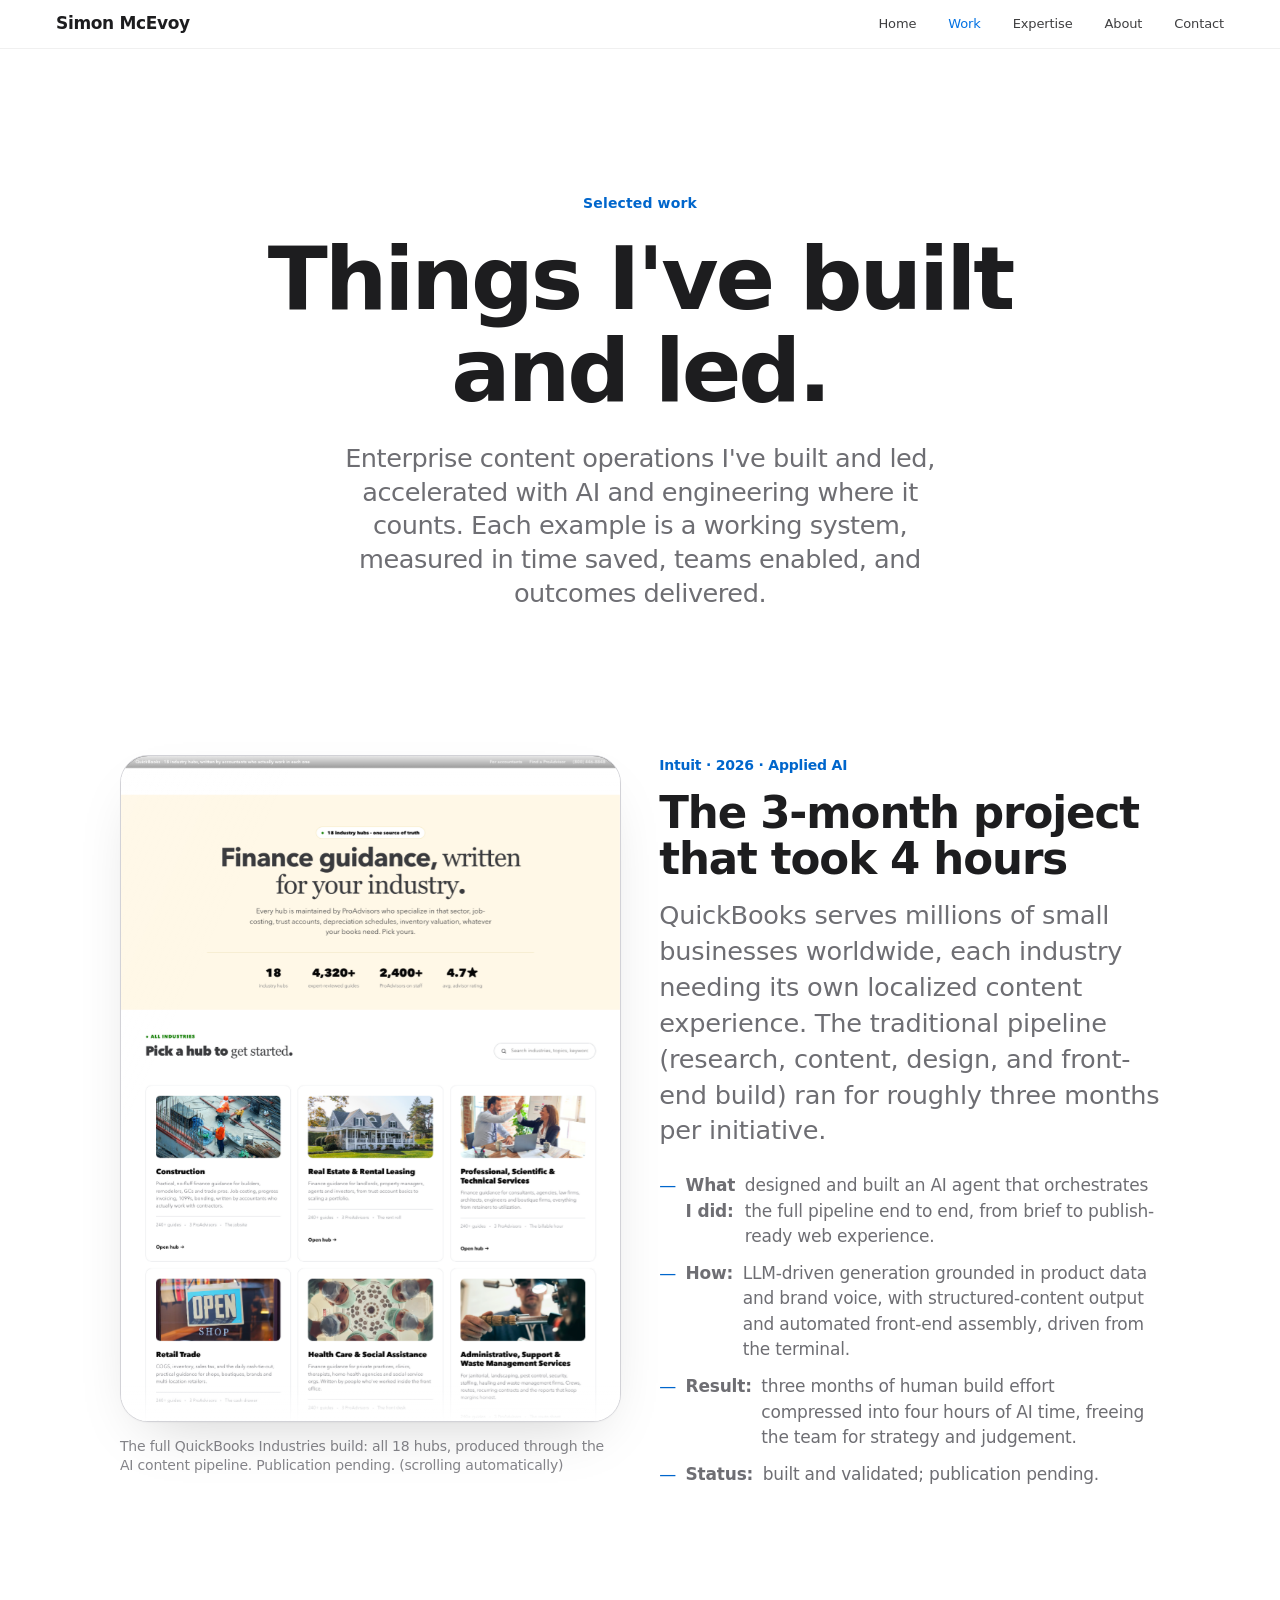
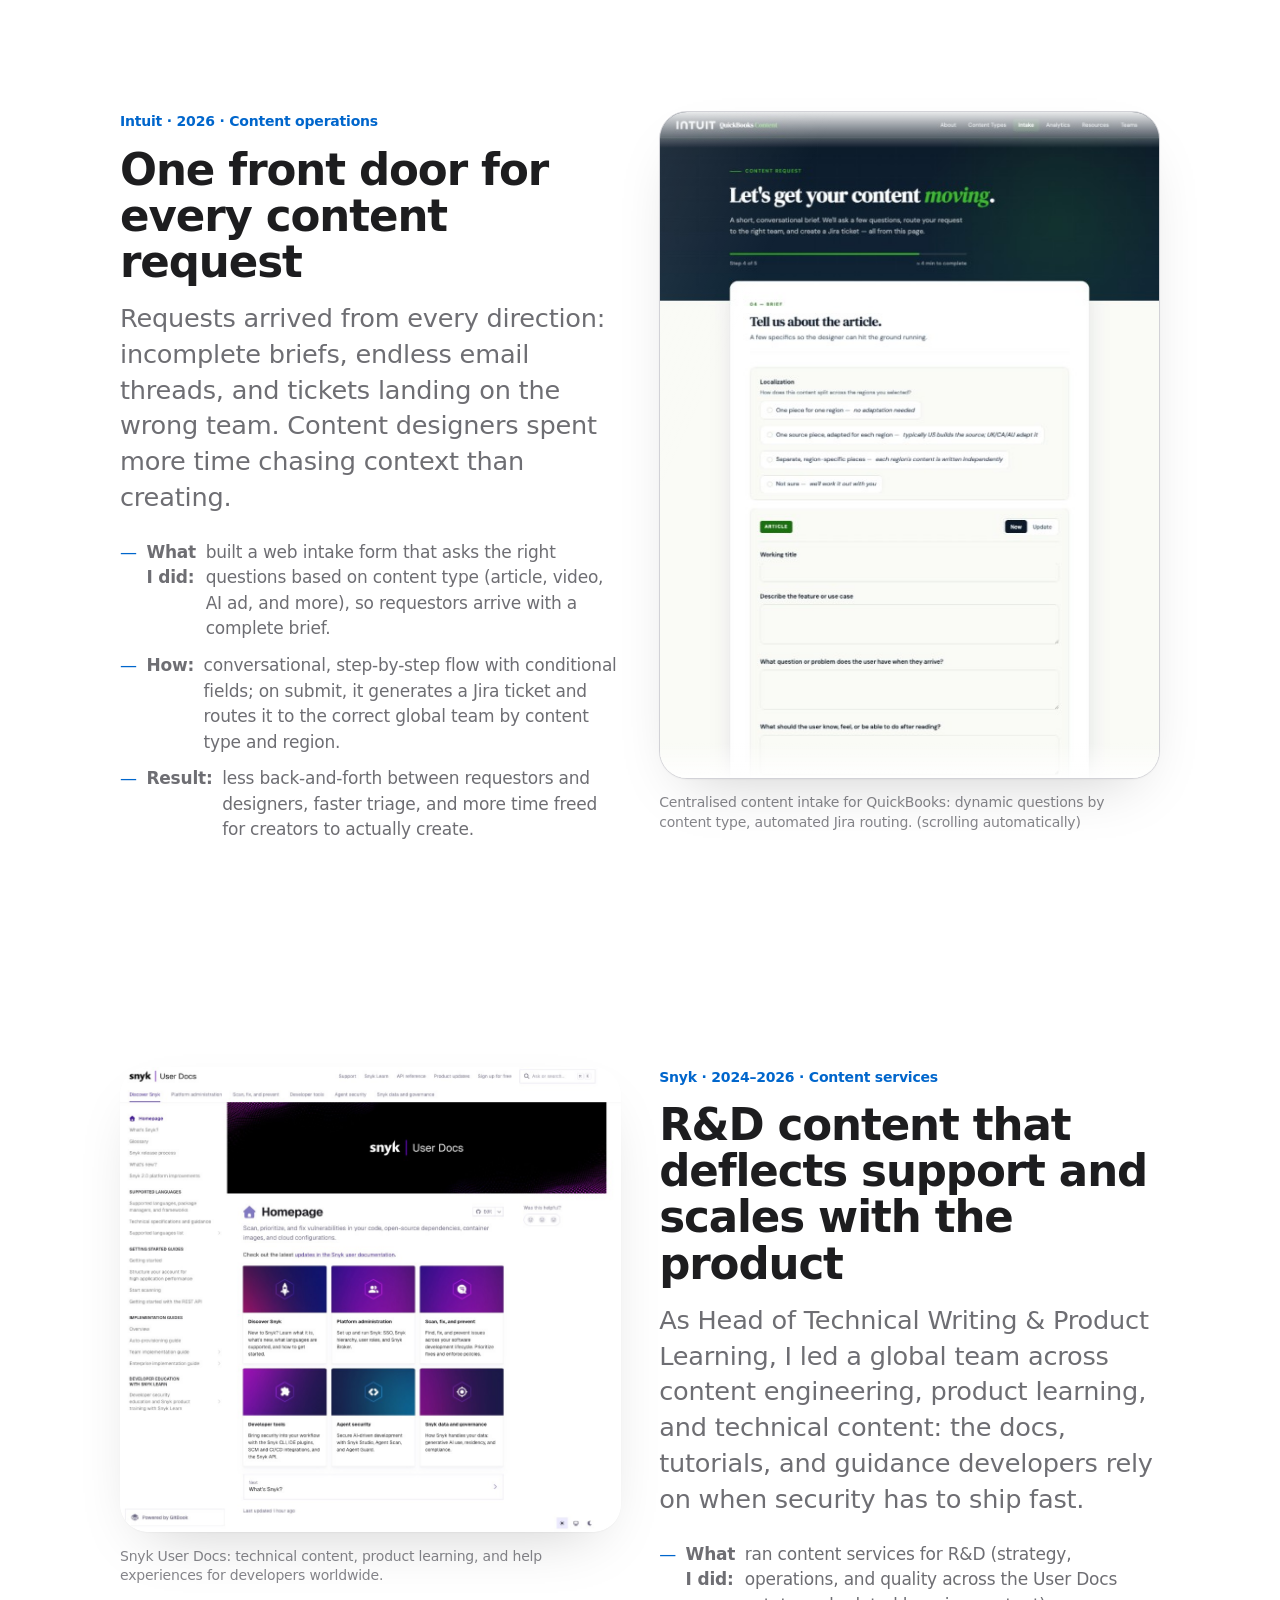
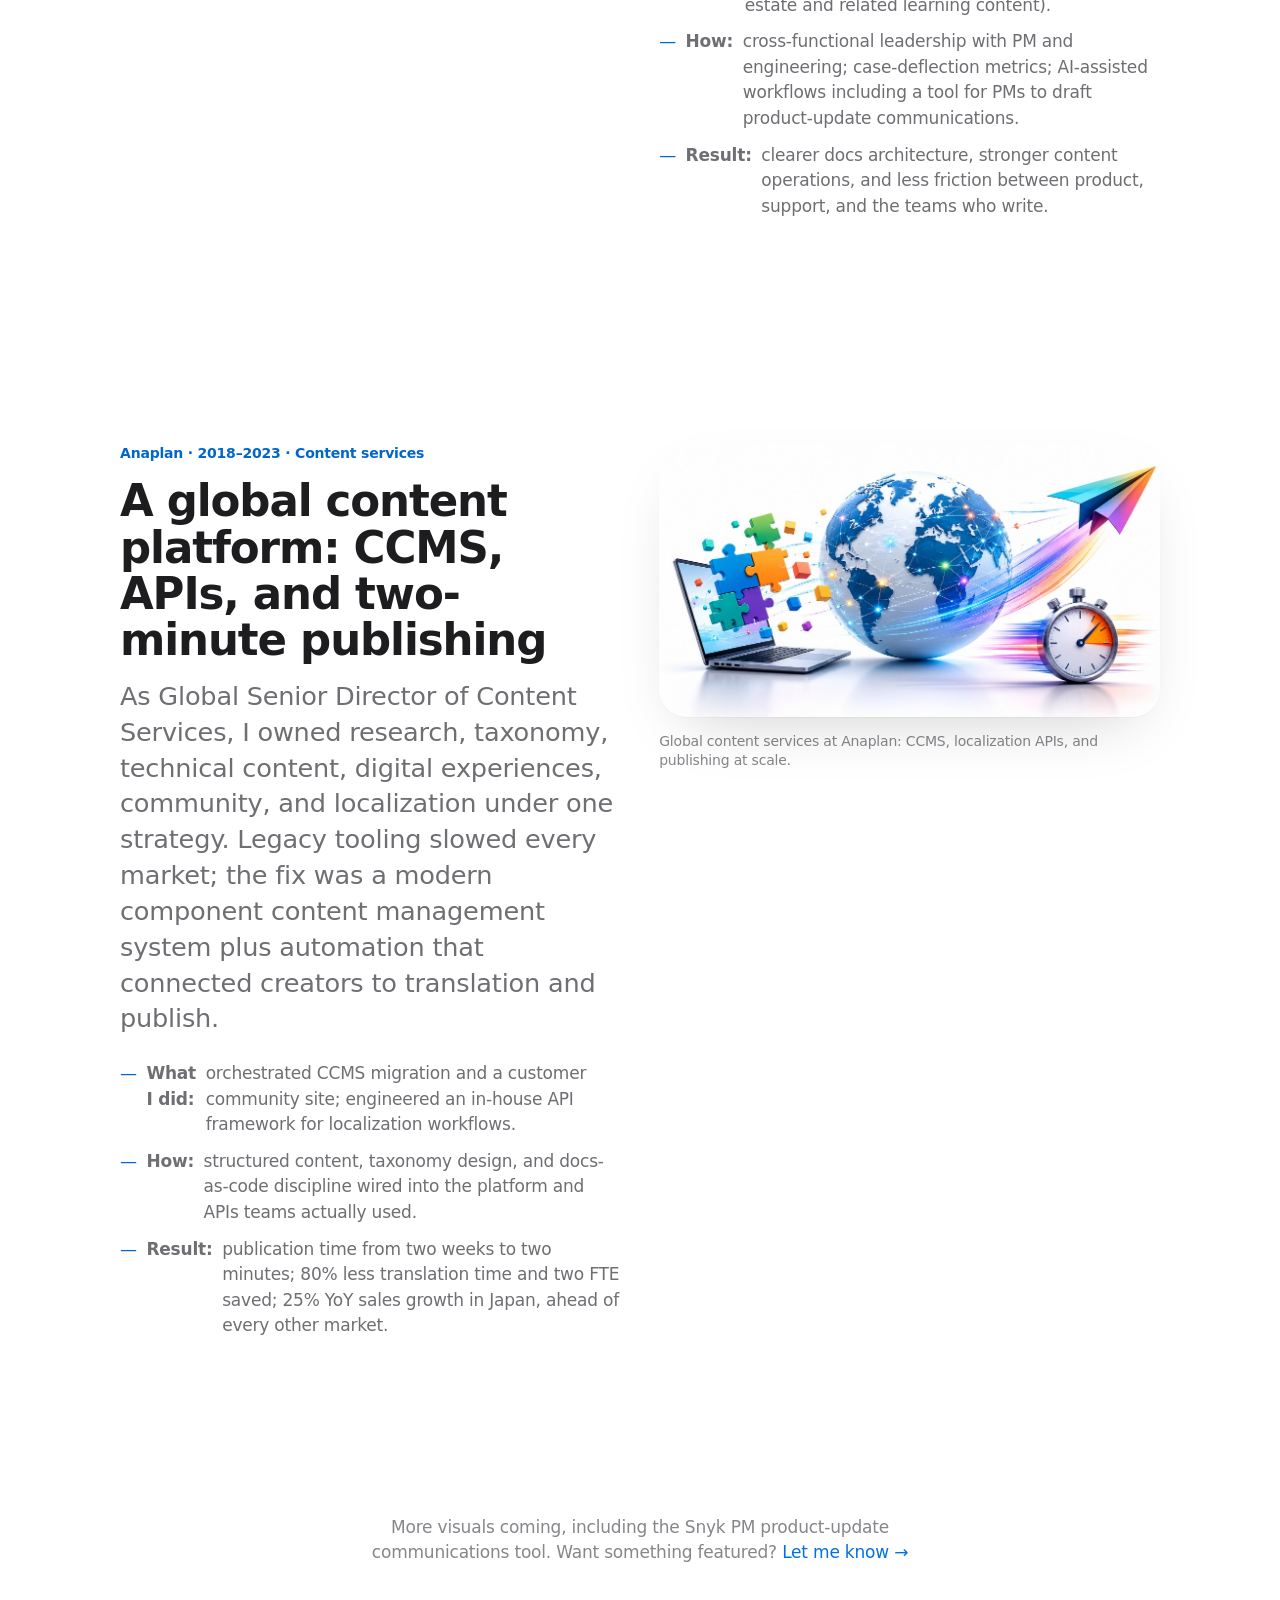
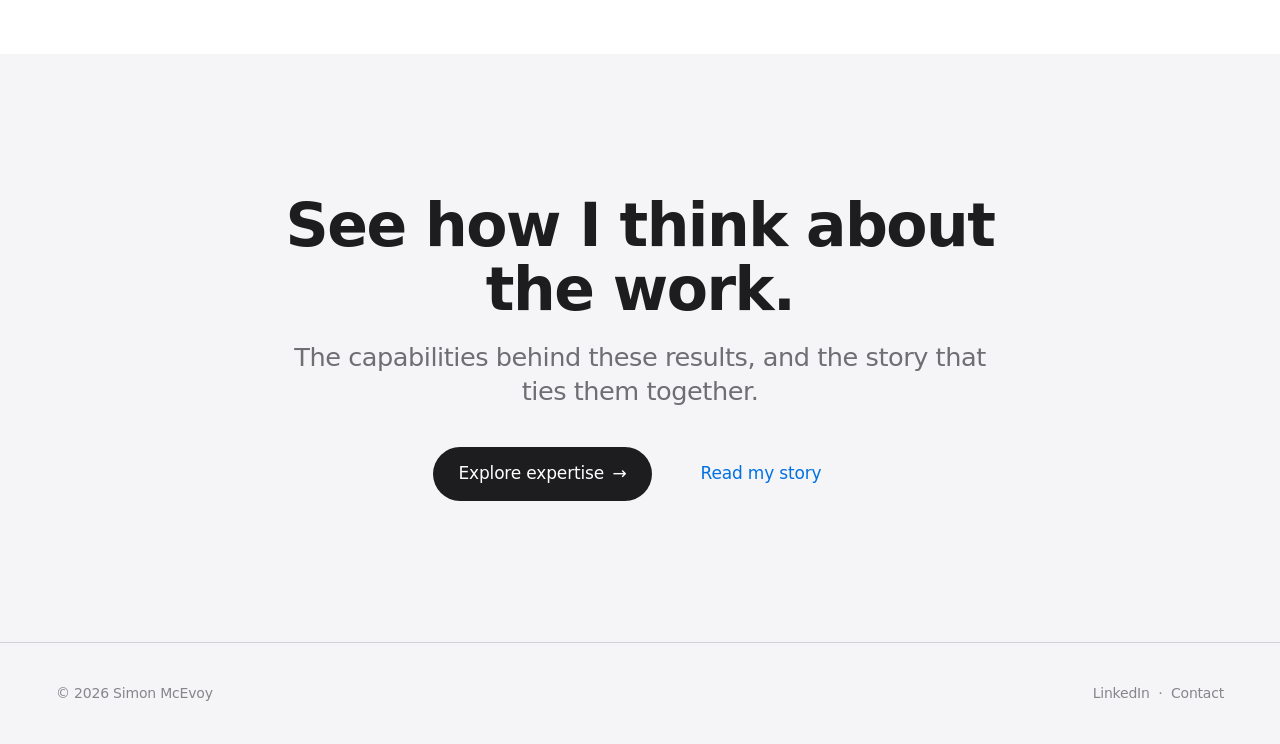
<file: work.html>
<!DOCTYPE html>
<html lang="en">
<head>
<meta charset="UTF-8">
<meta name="viewport" content="width=device-width, initial-scale=1">
<title>Work | Simon McEvoy</title>
<meta name="description" content="Selected work: enterprise content operations accelerated with AI (agents, intake, technical docs at Snyk, global content services at Anaplan, and more).">
<link rel="stylesheet" href="styles.css">
</head>
<body>

<header class="nav" id="nav">
  <div class="nav__inner">
    <a class="nav__brand" href="index.html">Simon McEvoy</a>
    <button class="nav__toggle" aria-label="Menu" aria-expanded="false">☰</button>
    <nav class="nav__links">
      <a href="index.html">Home</a>
      <a href="work.html" aria-current="page">Work</a>
      <a href="expertise.html">Expertise</a>
      <a href="about.html">About</a>
      <a href="contact.html">Contact</a>
    </nav>
  </div>
</header>

<main>

  <!-- HERO -->
  <section class="hero wrap load" style="padding-bottom: clamp(2rem,5vw,3.5rem)">
    <span class="eyebrow">Selected work</span>
    <h1 class="hero-title">Things I've built<br>and led.</h1>
    <p class="lead">Enterprise content operations I've built and led, accelerated with AI and engineering where it counts. Each example is a working system, measured in time saved, teams enabled, and outcomes delivered.</p>
  </section>

  <!-- CASE STUDIES -->
  <section class="section--tight">
    <div class="wrap wrap-work" style="display:grid; gap: clamp(4rem,9vw,7rem)">

      <!-- 1. AI Agent -->
      <article class="feature reveal" id="ai-agent">
        <div class="feature__media">
          <figure class="frame frame--scroller" style="--scroll-end: -52%" aria-label="Auto-scrolling preview of the QuickBooks Industries page showing all 18 industry hubs">
            <img class="scroll-shot" src="assets/work/quickbooks-industries-full.png" alt="Full QuickBooks Industries page: all 18 industry finance-guidance hubs" loading="lazy" width="1374" height="4799">
            <span class="scroller__glare" aria-hidden="true"></span>
          </figure>
          <figcaption class="shot-cap">The full QuickBooks Industries build: all 18 hubs, produced through the AI content pipeline. Publication pending. <span class="faint">(scrolling automatically)</span></figcaption>
        </div>
        <div class="feature__text">
          <p class="feature__eyebrow">Intuit · 2026 · Applied AI</p>
          <h2 class="feature__title">The 3-month project that took 4 hours</h2>
          <p class="feature__body">QuickBooks serves millions of small businesses worldwide, each industry needing its own localized content experience. The traditional pipeline (research, content, design, and front-end build) ran for roughly three months per initiative.</p>
          <ul class="feature__list">
            <li><strong>What I did:</strong> designed and built an AI agent that orchestrates the full pipeline end to end, from brief to publish-ready web experience.</li>
            <li><strong>How:</strong> LLM-driven generation grounded in product data and brand voice, with structured-content output and automated front-end assembly, driven from the terminal.</li>
            <li><strong>Result:</strong> three months of human build effort compressed into four hours of AI time, freeing the team for strategy and judgement.</li>
            <li><strong>Status:</strong> built and validated; publication pending.</li>
          </ul>
        </div>
      </article>

      <!-- 2. Content intake form -->
      <article class="feature feature--rev reveal" id="content-intake">
        <div class="feature__media">
          <figure class="frame frame--scroller" style="--scroll-end: -16%" aria-label="Auto-scrolling preview of the QuickBooks Content intake form">
            <img class="scroll-shot" src="assets/work/content-intake-form-full.png" alt="QuickBooks Content intake form: conversational brief with content-type routing and Jira ticket creation" loading="lazy" width="576" height="1024">
            <span class="scroller__glare" aria-hidden="true"></span>
          </figure>
          <figcaption class="shot-cap">Centralised content intake for QuickBooks: dynamic questions by content type, automated Jira routing. <span class="faint">(scrolling automatically)</span></figcaption>
        </div>
        <div class="feature__text">
          <p class="feature__eyebrow">Intuit · 2026 · Content operations</p>
          <h2 class="feature__title">One front door for every content request</h2>
          <p class="feature__body">Requests arrived from every direction: incomplete briefs, endless email threads, and tickets landing on the wrong team. Content designers spent more time chasing context than creating.</p>
          <ul class="feature__list">
            <li><strong>What I did:</strong> built a web intake form that asks the right questions based on content type (article, video, AI ad, and more), so requestors arrive with a complete brief.</li>
            <li><strong>How:</strong> conversational, step-by-step flow with conditional fields; on submit, it generates a Jira ticket and routes it to the correct global team by content type and region.</li>
            <li><strong>Result:</strong> less back-and-forth between requestors and designers, faster triage, and more time freed for creators to actually create.</li>
          </ul>
        </div>
      </article>

      <!-- 3. Snyk user docs -->
      <article class="feature reveal" id="snyk">
        <div class="feature__media">
          <figure class="frame frame--shot">
            <img src="assets/work/snyk-user-docs.png" alt="Snyk User Docs homepage: technical documentation and product learning at scale" loading="lazy" width="1024" height="952">
          </figure>
          <figcaption class="shot-cap">Snyk User Docs: technical content, product learning, and help experiences for developers worldwide.</figcaption>
        </div>
        <div class="feature__text">
          <p class="feature__eyebrow">Snyk · 2024–2026 · Content services</p>
          <h2 class="feature__title">R&amp;D content that deflects support and scales with the product</h2>
          <p class="feature__body">As Head of Technical Writing &amp; Product Learning, I led a global team across content engineering, product learning, and technical content: the docs, tutorials, and guidance developers rely on when security has to ship fast.</p>
          <ul class="feature__list">
            <li><strong>What I did:</strong> ran content services for R&amp;D (strategy, operations, and quality across the User Docs estate and related learning content).</li>
            <li><strong>How:</strong> cross-functional leadership with PM and engineering; case-deflection metrics; AI-assisted workflows including a tool for PMs to draft product-update communications.</li>
            <li><strong>Result:</strong> clearer docs architecture, stronger content operations, and less friction between product, support, and the teams who write.</li>
          </ul>
        </div>
      </article>

      <!-- 4. Anaplan content services -->
      <article class="feature feature--rev reveal" id="anaplan">
        <div class="feature__media">
          <figure class="frame frame--shot">
            <img src="assets/work/anaplan-content-platform.png" alt="Concept illustration: global content platform, connected systems, and accelerated delivery" loading="lazy" width="1024" height="561">
          </figure>
          <figcaption class="shot-cap">Global content services at Anaplan: CCMS, localization APIs, and publishing at scale.</figcaption>
        </div>
        <div class="feature__text">
          <p class="feature__eyebrow">Anaplan · 2018–2023 · Content services</p>
          <h2 class="feature__title">A global content platform: CCMS, APIs, and two-minute publishing</h2>
          <p class="feature__body">As Global Senior Director of Content Services, I owned research, taxonomy, technical content, digital experiences, community, and localization under one strategy. Legacy tooling slowed every market; the fix was a modern component content management system plus automation that connected creators to translation and publish.</p>
          <ul class="feature__list">
            <li><strong>What I did:</strong> orchestrated CCMS migration and a customer community site; engineered an in-house API framework for localization workflows.</li>
            <li><strong>How:</strong> structured content, taxonomy design, and docs-as-code discipline wired into the platform and APIs teams actually used.</li>
            <li><strong>Result:</strong> publication time from two weeks to two minutes; 80% less translation time and two FTE saved; 25% YoY sales growth in Japan, ahead of every other market.</li>
          </ul>
        </div>
      </article>

    </div>
  </section>

  <!-- Screenshot note -->
  <section class="section--tight">
    <div class="wrap center reveal">
      <p class="faint measure" style="margin-inline:auto">More visuals coming, including the Snyk PM product-update communications tool. Want something featured? <a class="link" href="contact.html">Let me know →</a></p>
    </div>
  </section>

  <!-- CTA -->
  <section class="section bg-alt">
    <div class="wrap cta-band reveal">
      <h2 class="h1">See how I think about the work.</h2>
      <p class="lead">The capabilities behind these results, and the story that ties them together.</p>
      <div class="hero__cta">
        <a class="btn btn--dark" href="expertise.html">Explore expertise <span aria-hidden="true">→</span></a>
        <a class="btn btn--ghost" href="about.html">Read my story</a>
      </div>
    </div>
  </section>

</main>

<footer class="footer">
  <div class="footer__inner">
    <span>© 2026 Simon McEvoy</span>
    <span><a href="https://www.linkedin.com/in/simcevoy">LinkedIn</a> &nbsp;·&nbsp; <a href="contact.html">Contact</a></span>
  </div>
</footer>

<script src="main.js"></script>
</body>
</html>
</file>
<file: styles.css>
/* =====================================================================
   Simon McEvoy — Portfolio
   Design system: refined minimalism, Apple register.
   Pure CSS, no build step. Resolves to San Francisco on Apple devices.
   ===================================================================== */

/* ---------- Reset ---------- */
*, *::before, *::after { box-sizing: border-box; margin: 0; padding: 0; }
html { scroll-behavior: smooth; -webkit-text-size-adjust: 100%; }
body { min-height: 100vh; }
img { max-width: 100%; display: block; }
a { color: inherit; text-decoration: none; }
button { font: inherit; cursor: pointer; border: none; background: none; }
ul { list-style: none; }

/* ---------- Tokens ---------- */
:root {
  /* The Apple-authentic stack: SF on Apple HW, refined fallbacks elsewhere */
  --font-sans: -apple-system, BlinkMacSystemFont, "SF Pro Display", "SF Pro Text",
               "Helvetica Neue", "Segoe UI", system-ui, sans-serif;

  /* Palette — near-black ink on true white, single confident accent */
  --ink:        #1d1d1f;   /* Apple's signature near-black */
  --ink-soft:   #6e6e73;   /* secondary text */
  --ink-faint:  #86868b;   /* tertiary / captions */
  --hairline:   #d2d2d7;   /* Apple's divider grey */
  --paper:      #ffffff;
  --paper-alt:  #f5f5f7;   /* Apple's section grey */
  --accent:     #0066cc;   /* Apple link blue */
  --accent-ink: #0071e3;

  /* Type scale — large, confident, tight tracking like Apple display type */
  --step-hero:  clamp(2.75rem, 7vw, 5.5rem);
  --step-h1:    clamp(2.25rem, 5vw, 3.75rem);
  --step-h2:    clamp(1.75rem, 3.4vw, 2.75rem);
  --step-h3:    clamp(1.3rem, 2vw, 1.6rem);
  --step-lead:  clamp(1.2rem, 2vw, 1.6rem);
  --step-body:  1.0625rem;
  --step-small: 0.875rem;

  --maxw: 1040px;
  --maxw-wide: 1280px;
  --maxw-work: 1152px; /* maxw-wide − 10% */
  --gutter: clamp(1.25rem, 5vw, 3.5rem);

  --r: 18px;       /* card radius */
  --r-lg: 28px;
  --ease: cubic-bezier(0.16, 1, 0.3, 1);  /* Apple's expressive ease-out */
}

/* ---------- Base ---------- */
body {
  font-family: var(--font-sans);
  color: var(--ink);
  background: var(--paper);
  font-size: var(--step-body);
  line-height: 1.5;
  letter-spacing: -0.012em;
  -webkit-font-smoothing: antialiased;
  -moz-osx-font-smoothing: grayscale;
}

::selection { background: var(--accent); color: #fff; }

/* ---------- Layout helpers ---------- */
.wrap { width: 100%; max-width: var(--maxw); margin-inline: auto; padding-inline: var(--gutter); }
.wrap-wide { max-width: var(--maxw-wide); }
.wrap-work { max-width: var(--maxw-work); }
.section { padding-block: clamp(4.5rem, 11vw, 9rem); }
.section--tight { padding-block: clamp(3rem, 7vw, 5.5rem); }
.bg-alt { background: var(--paper-alt); }
.center { text-align: center; }

/* ---------- Type ---------- */
h1, h2, h3, h4 { font-weight: 600; line-height: 1.06; letter-spacing: -0.025em; }
.hero-title { font-size: var(--step-hero); font-weight: 600; line-height: 1.04; letter-spacing: -0.035em; }
.h1 { font-size: var(--step-h1); }
.h2 { font-size: var(--step-h2); }
.h3 { font-size: var(--step-h3); letter-spacing: -0.02em; }
.lead { font-size: var(--step-lead); line-height: 1.32; color: var(--ink-soft); font-weight: 400; letter-spacing: -0.018em; }
.eyebrow {
  font-size: var(--step-small); font-weight: 600; letter-spacing: 0.01em;
  color: var(--accent); text-transform: none;
}
.muted { color: var(--ink-soft); }
.faint { color: var(--ink-faint); }
.measure { max-width: 56ch; }
.measure-tight { max-width: 44ch; }

.gradient-text {
  background: linear-gradient(120deg, #1d1d1f 0%, #4a4a4f 40%, #0071e3 100%);
  -webkit-background-clip: text; background-clip: text;
  -webkit-text-fill-color: transparent; color: transparent;
}

/* ---------- Links ---------- */
.link {
  color: var(--accent-ink); font-weight: 400;
  display: inline-flex; align-items: center; gap: 0.3em;
  transition: opacity .2s var(--ease);
}
.link:hover { text-decoration: underline; text-underline-offset: 3px; }
.link .arrow { transition: transform .3s var(--ease); }
.link:hover .arrow { transform: translateX(3px); }

/* ---------- Buttons ---------- */
.btn {
  display: inline-flex; align-items: center; justify-content: center; gap: .5em;
  padding: .85em 1.5em; border-radius: 980px;
  font-size: var(--step-body); font-weight: 400; letter-spacing: -0.01em;
  transition: transform .25s var(--ease), background .25s var(--ease), opacity .2s;
  will-change: transform;
}
.btn--primary { background: var(--accent-ink); color: #fff; }
.btn--primary:hover { background: #0077ed; transform: scale(1.015); }
.btn--ghost { color: var(--accent-ink); }
.btn--ghost:hover { text-decoration: underline; text-underline-offset: 3px; }
.btn--dark { background: var(--ink); color: #fff; }
.btn--dark:hover { transform: scale(1.015); background: #000; }

/* =====================================================================
   Navigation — slim, frosted, Apple global-nav feel
   ===================================================================== */
.nav {
  position: sticky; top: 0; z-index: 100;
  background: rgba(255,255,255,0.72);
  backdrop-filter: saturate(180%) blur(20px);
  -webkit-backdrop-filter: saturate(180%) blur(20px);
  border-bottom: 1px solid rgba(0,0,0,0.06);
}
.nav__inner {
  max-width: var(--maxw-wide); margin-inline: auto;
  padding: 0 var(--gutter); height: 48px;
  display: flex; align-items: center; justify-content: space-between;
}
.nav__brand { font-weight: 600; font-size: 1.0625rem; letter-spacing: -0.02em; }
.nav__links { display: flex; gap: clamp(1.1rem, 2.5vw, 2.4rem); align-items: center; }
.nav__links a {
  font-size: 0.8125rem; color: var(--ink); opacity: 0.85;
  transition: opacity .2s; letter-spacing: -0.01em;
}
.nav__links a:hover, .nav__links a[aria-current="page"] { opacity: 1; color: var(--accent-ink); }
.nav__toggle { display: none; font-size: 1.4rem; line-height: 1; color: var(--ink); }

@media (max-width: 720px) {
  .nav__links {
    position: fixed; inset: 48px 0 auto 0;
    flex-direction: column; gap: 0; align-items: stretch;
    background: rgba(255,255,255,0.96);
    backdrop-filter: blur(20px);
    border-bottom: 1px solid var(--hairline);
    max-height: 0; overflow: hidden; transition: max-height .4s var(--ease);
  }
  .nav__links a { padding: 1rem var(--gutter); border-top: 1px solid var(--hairline); font-size: 1.05rem; }
  .nav.open .nav__links { max-height: 80vh; }
  .nav__toggle { display: block; }
}

/* =====================================================================
   Hero
   ===================================================================== */
.hero { padding-block: clamp(4.5rem, 13vw, 9rem) clamp(3rem, 8vw, 6rem); text-align: center; }
.hero .eyebrow { display: block; margin-bottom: 1.2rem; }
.hero-title { max-width: 16ch; margin-inline: auto; }
.hero .lead { max-width: 40ch; margin: 1.6rem auto 0; }
.hero__cta { margin-top: 2.6rem; display: flex; gap: 1.4rem; justify-content: center; flex-wrap: wrap; align-items: center; }

/* =====================================================================
   Stat band
   ===================================================================== */
.stats { display: grid; grid-template-columns: repeat(4, 1fr); gap: clamp(1.5rem, 4vw, 3rem); }
.stat__num {
  font-size: clamp(2.4rem, 5vw, 3.6rem); font-weight: 600; letter-spacing: -0.04em;
  line-height: 1; color: var(--ink);
}
.stat__num .unit { font-size: 0.55em; }
.stat__label { margin-top: .6rem; color: var(--ink-soft); font-size: var(--step-small); line-height: 1.4; }
@media (max-width: 760px) { .stats { grid-template-columns: repeat(2, 1fr); gap: 2rem 1.5rem; } }

/* =====================================================================
   Section header
   ===================================================================== */
.sec-head { max-width: 60ch; }
.sec-head .eyebrow { display: block; margin-bottom: .8rem; }
.sec-head.center { margin-inline: auto; }
.sec-head .lead { margin-top: 1rem; }

/* =====================================================================
   Feature rows — alternating, Apple product-story layout
   ===================================================================== */
.feature {
  display: grid; grid-template-columns: 1fr 1fr; gap: clamp(2rem, 6vw, 5rem);
  align-items: center;
}
.wrap-work .feature {
  gap: clamp(1.5rem, 3vw, 3rem);
  align-items: start;
}
.feature + .feature { margin-top: clamp(4rem, 9vw, 7rem); }
.feature--rev .feature__media { order: 2; }
.feature__eyebrow { color: var(--accent); font-weight: 600; font-size: var(--step-small); margin-bottom: .9rem; }
.feature__title { font-size: var(--step-h2); margin-bottom: 1rem; }
.feature__body { color: var(--ink-soft); font-size: var(--step-lead); line-height: 1.4; }
.feature__list { margin-top: 1.5rem; display: grid; gap: .7rem; }
.feature__list li { display: flex; gap: .6rem; color: var(--ink-soft); font-size: var(--step-body); }
.feature__list li::before { content: "—"; color: var(--accent); flex: none; }
@media (max-width: 820px) {
  .feature { grid-template-columns: 1fr; gap: 2rem; }
  .feature--rev .feature__media { order: 0; }
}

/* ---------- Media frame (screenshot slots) ---------- */
.frame {
  position: relative; border-radius: var(--r-lg); overflow: hidden;
  background: linear-gradient(145deg, #fafafa, #ececef);
  border: 1px solid var(--hairline);
  box-shadow: 0 1px 2px rgba(0,0,0,0.04), 0 24px 60px -28px rgba(0,0,0,0.22);
  aspect-ratio: 4 / 3;
}
.frame img { width: 100%; height: 100%; object-fit: cover; }
.frame--tall { aspect-ratio: 3 / 4; }
.frame--wide { aspect-ratio: 16 / 10; }

/* Real screenshot: image fills the rounded box edge-to-edge, corners clip the image */
.frame--shot { aspect-ratio: auto; background: none; border: none; margin: 0; line-height: 0; }
.frame--shot img { width: 100%; height: auto; object-fit: contain; display: block; border-radius: inherit; }
.frame--shot--crop { overflow: hidden; }
.frame--shot--crop img { object-fit: cover; object-position: top; max-height: 26rem; width: 100%; height: auto; }
.shot-cap { margin-top: .9rem; font-size: var(--step-small); color: var(--ink-faint); line-height: 1.4; }

/* Auto-scrolling full-page preview — image is 1374 x 4799 (ratio 3.492) */
.frame--scroller {
  aspect-ratio: 3 / 4;            /* portrait viewport window */
  background: #fff; border: 1px solid var(--hairline); margin: 0;
  position: relative; overflow: hidden; line-height: 0;
}
.frame--scroller .scroll-shot {
  width: 100%; height: auto; display: block; position: absolute; top: 0; left: 0;
  animation: pageScroll 52s var(--ease) infinite;
  will-change: transform;
}
@keyframes pageScroll {
  0%, 8%    { transform: translateY(0%); }
  50%, 52%  { transform: translateY(var(--scroll-end, -52%)); }
  100%      { transform: translateY(0%); }
}
/* soft top/bottom fade so content slides in/out gracefully */
.frame--scroller::before, .frame--scroller::after {
  content: ""; position: absolute; left: 0; right: 0; height: 36px; z-index: 2; pointer-events: none;
}
.frame--scroller::before { top: 0; background: linear-gradient(rgba(255,255,255,.9), rgba(255,255,255,0)); }
.frame--scroller::after  { bottom: 0; background: linear-gradient(rgba(255,255,255,0), rgba(255,255,255,.9)); }
/* gentle diagonal sheen, like glass over the screen */
.scroller__glare {
  position: absolute; inset: 0; z-index: 3; pointer-events: none;
  background: linear-gradient(115deg, rgba(255,255,255,.10) 0%, rgba(255,255,255,0) 22%);
}
.frame--scroller:hover .scroll-shot { animation-play-state: paused; }

@media (prefers-reduced-motion: reduce) {
  .frame--scroller .scroll-shot { animation: none; }
}
.frame__placeholder {
  position: absolute; inset: 0; display: flex; flex-direction: column;
  align-items: center; justify-content: center; gap: .6rem; text-align: center; padding: 2rem;
  color: var(--ink-faint);
}
.frame__placeholder .ph-icon {
  width: 44px; height: 44px; border-radius: 12px; opacity: .5;
  background: var(--ink-faint);
  -webkit-mask: var(--ph-mask) center/contain no-repeat; mask: var(--ph-mask) center/contain no-repeat;
}
.frame__placeholder .ph-label { font-size: var(--step-small); font-weight: 500; }
.frame__placeholder .ph-sub { font-size: 0.8rem; opacity: .8; max-width: 26ch; }

/* =====================================================================
   Cards — work index, expertise
   ===================================================================== */
.card-grid { display: grid; grid-template-columns: repeat(2, 1fr); gap: clamp(1.25rem, 2.5vw, 1.75rem); }
.card-grid--3 { grid-template-columns: repeat(3, 1fr); }
@media (max-width: 860px) { .card-grid, .card-grid--3 { grid-template-columns: 1fr; } }

.card {
  background: var(--paper-alt); border-radius: var(--r-lg); overflow: hidden;
  display: flex; flex-direction: column;
  transition: transform .4s var(--ease), box-shadow .4s var(--ease);
}
.card:hover { transform: translateY(-4px); box-shadow: 0 30px 60px -30px rgba(0,0,0,0.2); }
.card__media { aspect-ratio: 16 / 10; position: relative; background: linear-gradient(145deg,#fff,#e9e9ec); }
.card__media img { width: 100%; height: 100%; object-fit: cover; }
.card__body { padding: clamp(1.5rem, 3vw, 2.2rem); }
.card__eyebrow { color: var(--accent); font-weight: 600; font-size: 0.8rem; margin-bottom: .6rem; }
.card__title { font-size: var(--step-h3); margin-bottom: .6rem; }
.card__desc { color: var(--ink-soft); font-size: var(--step-body); line-height: 1.45; }
.card__meta { margin-top: 1.1rem; font-size: var(--step-small); }

/* Expertise domain cards */
.domain {
  padding: clamp(1.6rem, 3vw, 2.4rem); border-radius: var(--r);
  background: var(--paper); border: 1px solid var(--hairline);
  transition: transform .4s var(--ease), box-shadow .4s var(--ease);
}
.domain:hover { transform: translateY(-3px); box-shadow: 0 24px 48px -28px rgba(0,0,0,0.18); }
.domain__kicker { font-size: 2rem; line-height: 1; margin-bottom: 1rem; }
.domain__title { font-size: var(--step-h3); margin-bottom: .7rem; }
.domain__desc { color: var(--ink-soft); font-size: var(--step-body); line-height: 1.5; }
.domain__tags { margin-top: 1.2rem; display: flex; flex-wrap: wrap; gap: .5rem; }
.tag {
  font-size: 0.8rem; color: var(--ink-soft); padding: .3em .8em;
  border: 1px solid var(--hairline); border-radius: 980px; background: var(--paper);
}
.content-lanes {
  display: flex; flex-wrap: wrap; gap: .5rem; justify-content: center;
  max-width: 52rem; margin-inline: auto;
}

/* =====================================================================
   Timeline — career
   ===================================================================== */
.timeline { display: grid; gap: 0; }
.tl-item {
  display: grid; grid-template-columns: 180px 1fr; gap: clamp(1.5rem, 4vw, 3.5rem);
  padding-block: clamp(2rem, 4vw, 2.8rem);
  border-top: 1px solid var(--hairline);
}
.tl-item:last-child { border-bottom: 1px solid var(--hairline); }
.tl-when { color: var(--ink-faint); font-size: var(--step-small); font-weight: 500; padding-top: .4rem; }
.tl-co { font-size: var(--step-h3); margin-bottom: .15rem; }
.tl-role { color: var(--accent); font-weight: 500; font-size: var(--step-body); margin-bottom: .9rem; }
.tl-desc { color: var(--ink-soft); line-height: 1.5; max-width: 60ch; }
.tl-wins { margin-top: 1rem; display: grid; gap: .55rem; }
.tl-wins li { display: flex; gap: .6rem; color: var(--ink); font-size: var(--step-body); }
.tl-wins li::before { content: ""; flex: none; width: 6px; height: 6px; border-radius: 50%; background: var(--accent); margin-top: .65em; }
@media (max-width: 720px) { .tl-item { grid-template-columns: 1fr; gap: .4rem; } .tl-when { padding-top: 0; } }

/* =====================================================================
   Pull quote / CTA band
   ===================================================================== */
.quote { text-align: center; }
.quote__mark { font-size: var(--step-h2); color: var(--ink); font-weight: 600; line-height: 1.18; letter-spacing: -0.025em; max-width: 22ch; margin-inline: auto; }
.quote__by { margin-top: 1.6rem; color: var(--ink-faint); font-size: var(--step-small); }

.cta-band { text-align: center; }
.cta-band .h1 { max-width: 18ch; margin-inline: auto; }
.cta-band .lead { max-width: 44ch; margin: 1.2rem auto 0; }
.cta-band .hero__cta { margin-top: 2.4rem; }

/* =====================================================================
   Contact
   ===================================================================== */
.contact-grid { display: grid; grid-template-columns: 1fr 1fr; gap: clamp(2rem,5vw,4rem); }
@media (max-width: 760px) { .contact-grid { grid-template-columns: 1fr; } }
.contact-list { display: grid; gap: 1.6rem; }
.contact-item .label { font-size: var(--step-small); color: var(--ink-faint); margin-bottom: .2rem; }
.contact-item .val { font-size: var(--step-h3); font-weight: 500; }
.contact-item .val:hover { color: var(--accent-ink); }

/* =====================================================================
   Footer
   ===================================================================== */
.footer { border-top: 1px solid var(--hairline); padding-block: 2.5rem; font-size: var(--step-small); color: var(--ink-faint); background: var(--paper-alt); }
.footer__inner { max-width: var(--maxw-wide); margin-inline: auto; padding-inline: var(--gutter); display: flex; justify-content: space-between; gap: 1rem; flex-wrap: wrap; }
.footer a:hover { color: var(--ink); }

/* =====================================================================
   Scroll reveal
   ===================================================================== */
.reveal { opacity: 0; transform: translateY(24px); transition: opacity .9s var(--ease), transform .9s var(--ease); }
.reveal.in { opacity: 1; transform: none; }
[data-delay="1"] { transition-delay: .08s; }
[data-delay="2"] { transition-delay: .16s; }
[data-delay="3"] { transition-delay: .24s; }
[data-delay="4"] { transition-delay: .32s; }

/* Page-load hero stagger */
.load > * { opacity: 0; transform: translateY(20px); animation: rise .9s var(--ease) forwards; }
.load > *:nth-child(1) { animation-delay: .05s; }
.load > *:nth-child(2) { animation-delay: .15s; }
.load > *:nth-child(3) { animation-delay: .25s; }
.load > *:nth-child(4) { animation-delay: .35s; }
@keyframes rise { to { opacity: 1; transform: none; } }

@media (prefers-reduced-motion: reduce) {
  *, *::before, *::after { animation: none !important; transition: none !important; }
  .reveal { opacity: 1; transform: none; }
  .load > * { opacity: 1; transform: none; }
  html { scroll-behavior: auto; }
}
</file>
